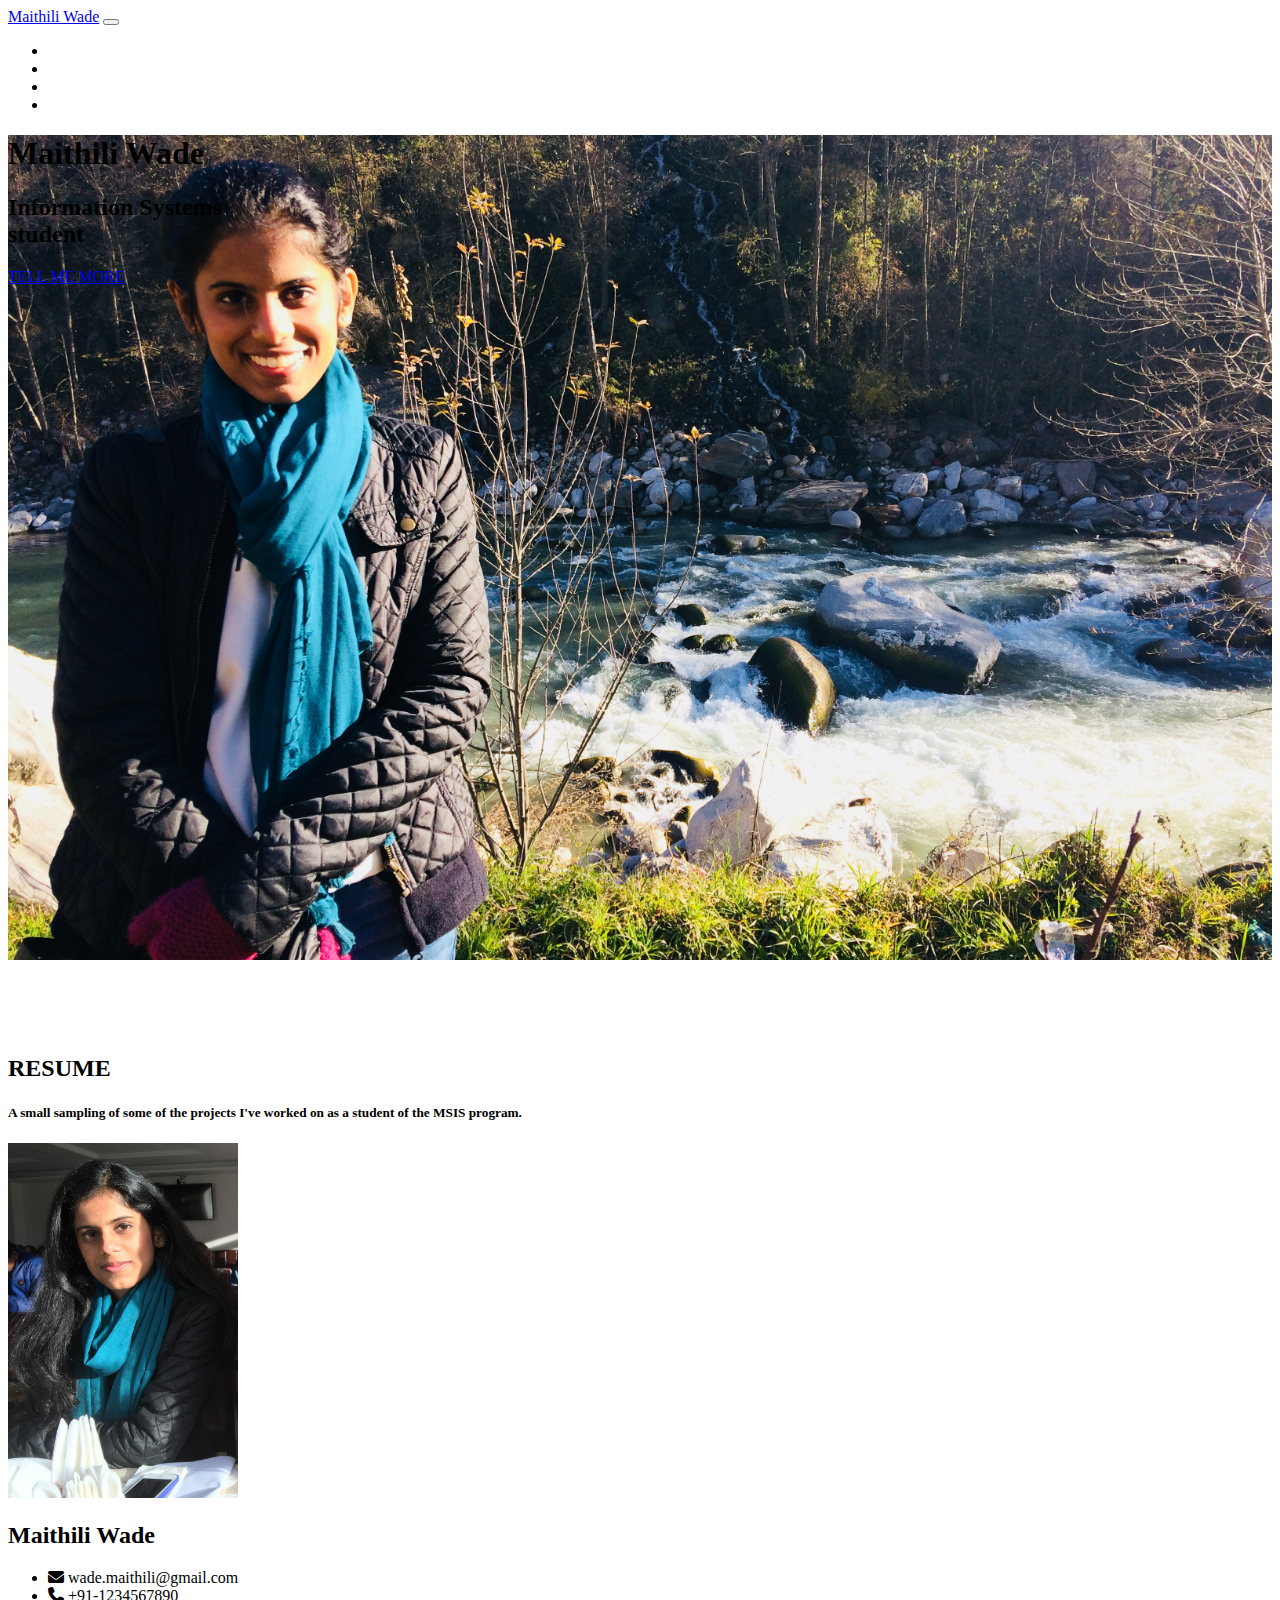
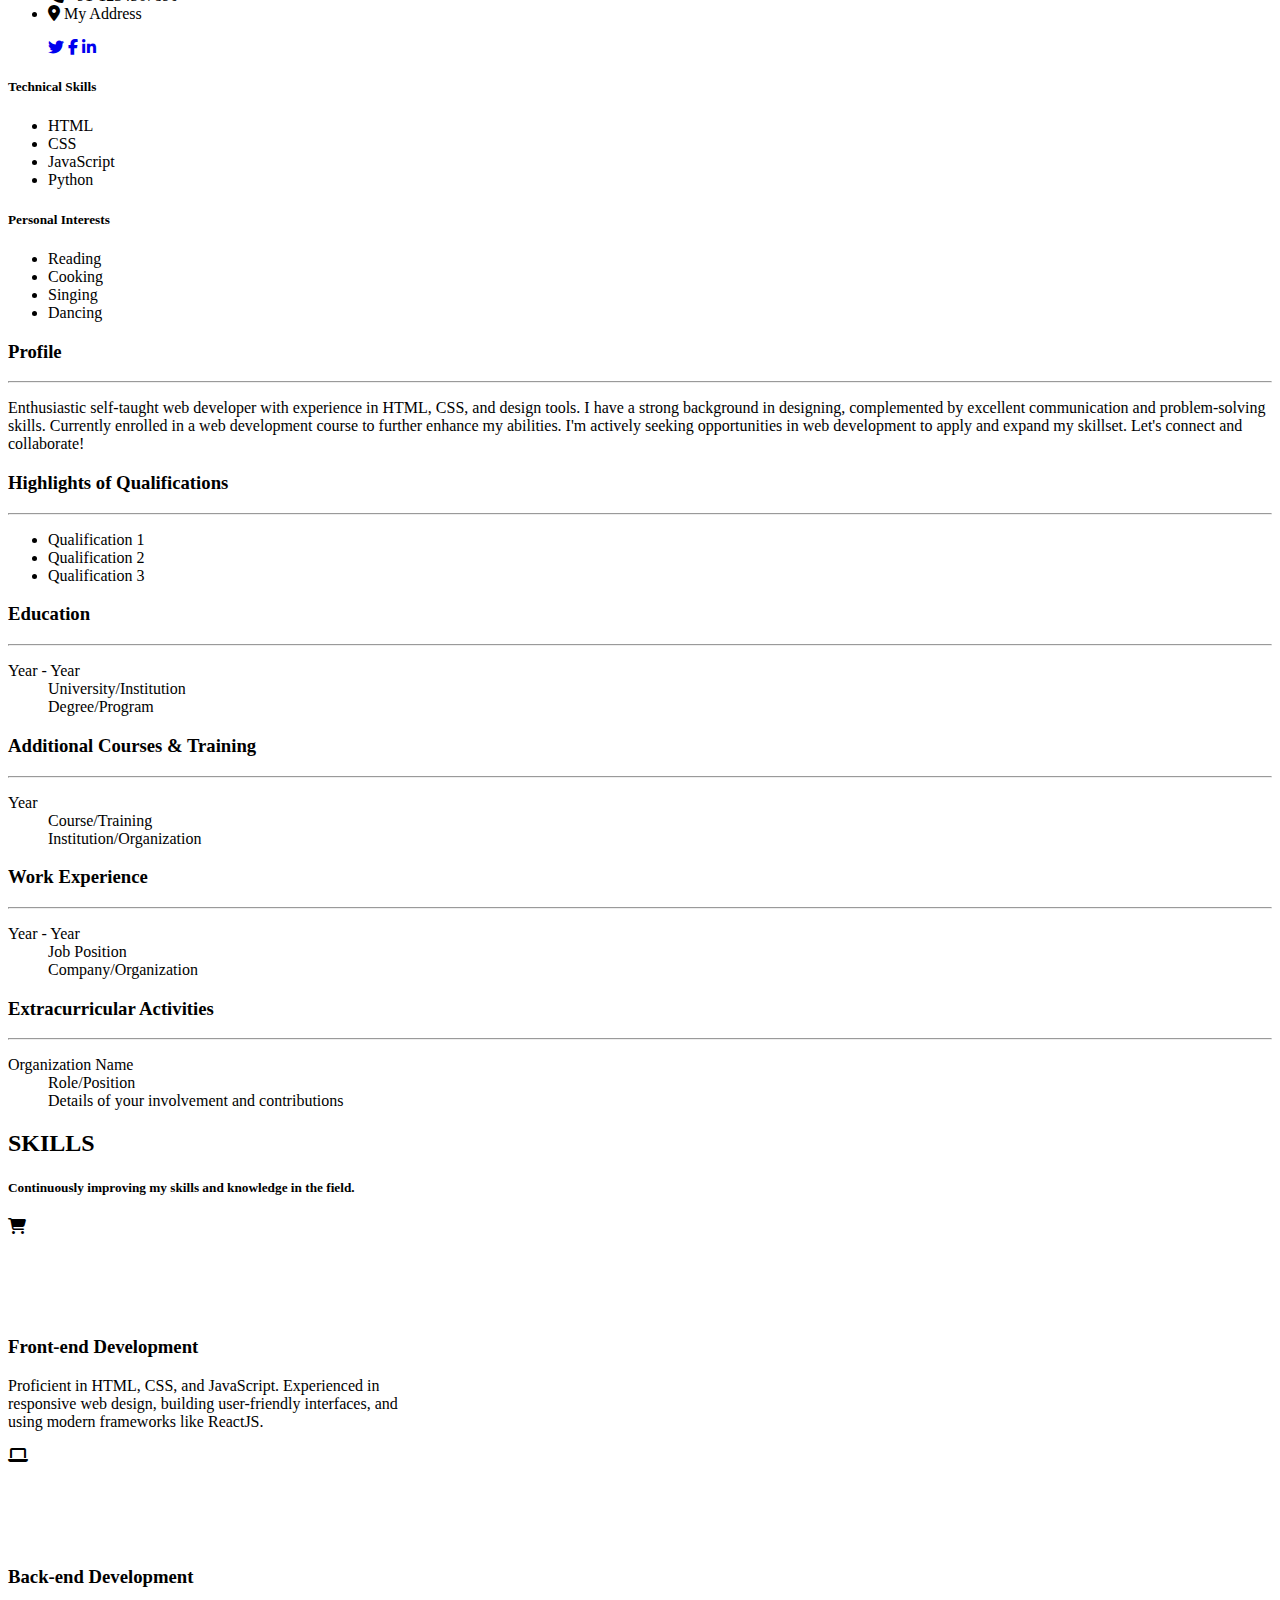
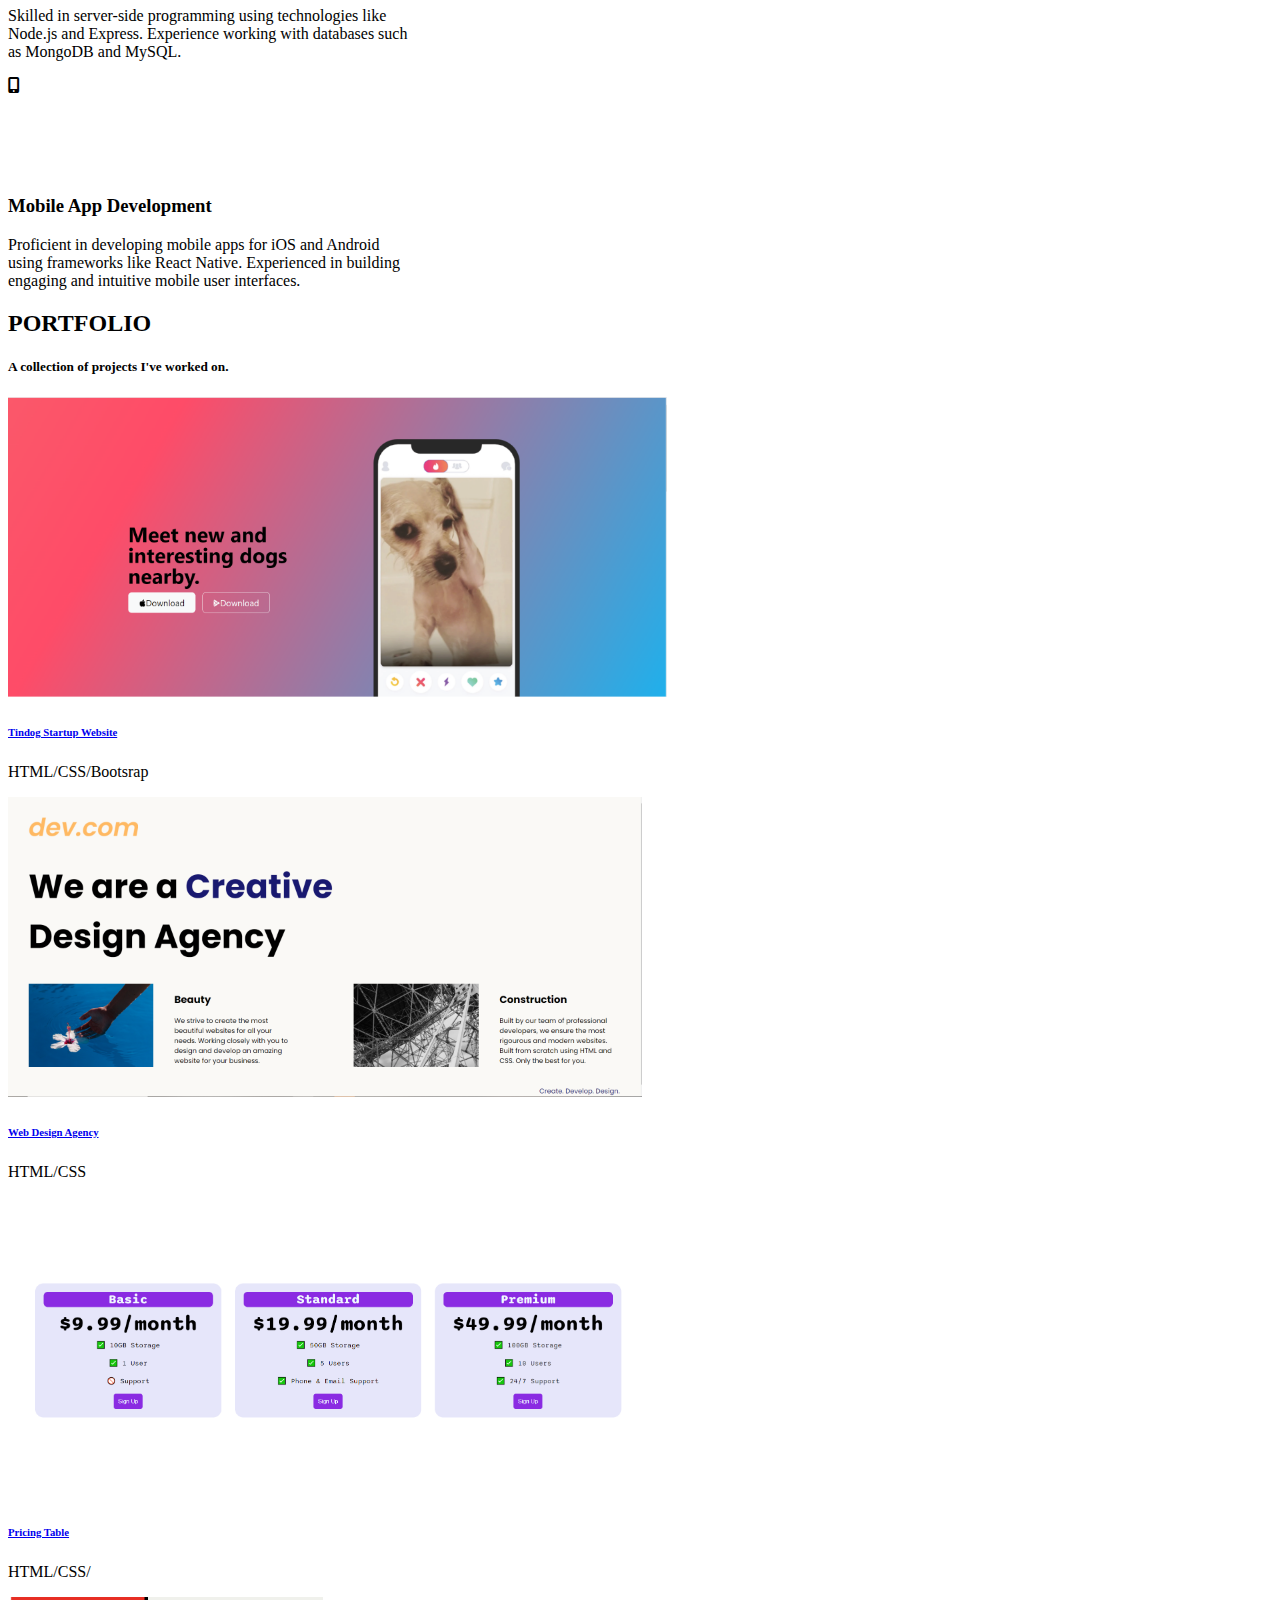
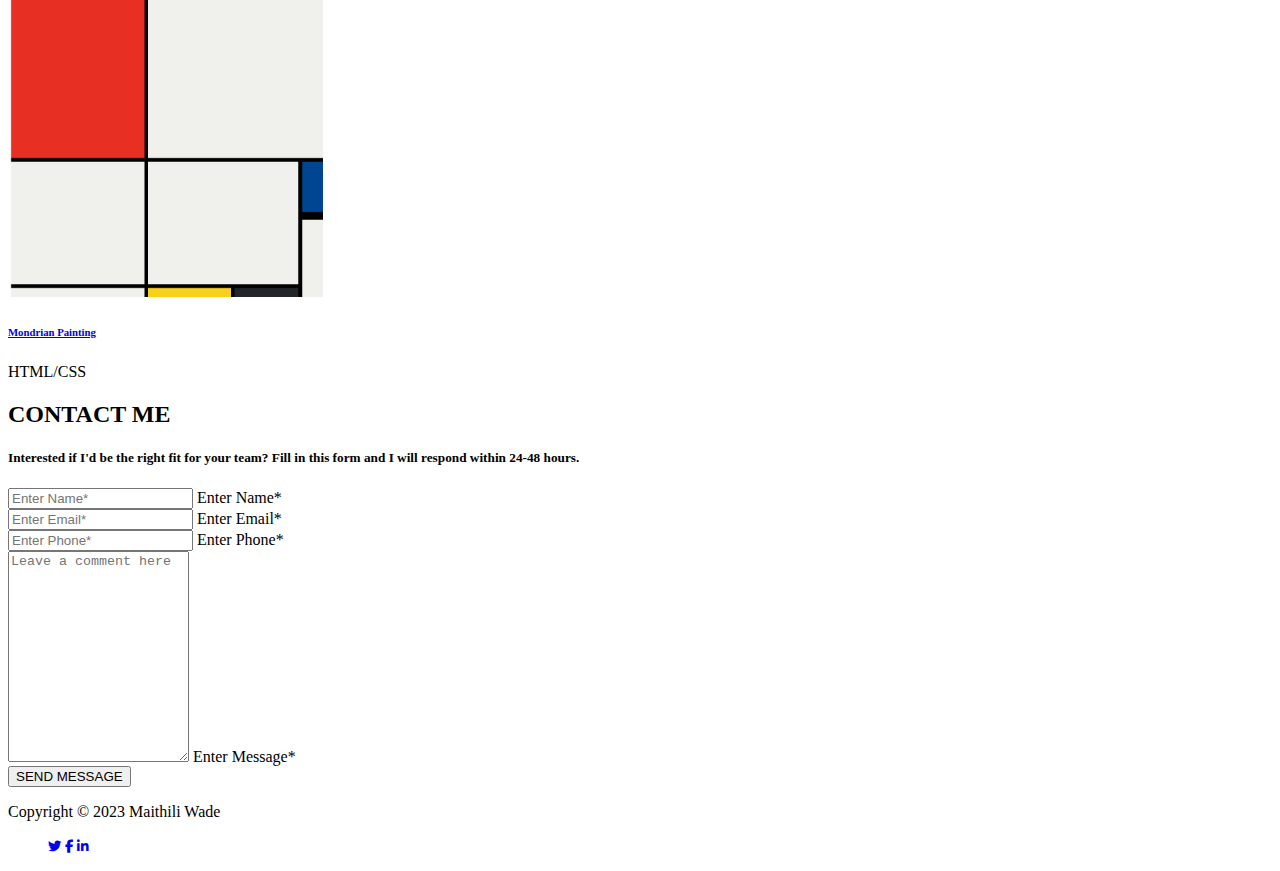
<file: index.html>
<!DOCTYPE html>
<html lang="en">

<head>
  <meta charset="UTF-8">
  <meta name="viewport" content="width=device-width, initial-scale=1.0">
  <title>Maithili Wade</title>
  <link rel="stylesheet" href="./style.css" />
  <link href="https://cdn.jsdelivr.net/npm/bootstrap@5.3.0/dist/css/bootstrap.min.css" rel="stylesheet" integrity="sha384-9ndCyUaIbzAi2FUVXJi0CjmCapSmO7SnpJef0486qhLnuZ2cdeRhO02iuK6FUUVM" crossorigin="anonymous">
  <link rel="stylesheet" href="https://cdnjs.cloudflare.com/ajax/libs/font-awesome/6.3.0/css/all.min.css" />
</head>

<body> 
  <header class="bg-dark fixed-top">
    <nav class="container-xxl navbar navbar-expand-lg py-3 bg-dark navbar-dark">
      <div class="container-fluid">
        <a class="navbar-brand fw-bold fs-3" href="#">Maithili Wade</a>
        <button class="navbar-toggler" type="button" data-bs-toggle="collapse" data-bs-target="#navbarSupportedContent" aria-controls="navbarSupportedContent" aria-expanded="false" aria-label="Toggle navigation">
        <span class="navbar-toggler-icon"></span>
        </button>
        <div class="collapse navbar-collapse" id="navbarSupportedContent">
          <ul class="navbar-nav ms-auto mb-2 mb-lg-0">
            <li class="nav-item mx-2">
              <a class="nav-link" href="#resume">RESUME</a>
            </li>
            <li class="nav-item mx-2">
              <a class="nav-link" href="#skills">SKILLS</a>
            </li>
            <li class="nav-item mx-2">
              <a class="nav-link" href="#portfolio">PORTFOLIO</a>
            </li>
            <li class="nav-item mx-2">
              <a class="nav-link" href="#contact">CONTACT</a>
            </li>
        </div>
      </div>
    </div>
  </header> 

  <section class="hero d-flex flex-column align-items-center justify-content-center">
    <div class="text-center">
      <h1 class="h1 text-white fw-medium fst-italic">Maithili Wade</h1>
      <h2 class="display-3 text-white fw-bold">Information Systems <br /> student</h2>
      <a href="#skills" class="btn btn-lg fs-6 fw-medium mt-5 btn-primary p-3">TELL ME MORE</a>
    </div>
  </section>

  <section class="container py-5" id="resume">
    <div class="row mt-4 py-3">
      <div class="col-12 d-flex flex-column text-center">
        <h2>RESUME</h2>
        <h5 class="text-secondary fw-normal py-2 fst-italic">A small sampling of some of the projects I've worked on as a student of the MSIS program.</h5>
      </div>
    </div>
    <div class="row">
      <div class="col-lg-4 mt-5 order-lg-0 order-1 text-center">
        <img class="img-fluid rounded-circle border border-5 border-dark-subtle" src="./images/PP.jpg" alt="profile-img">
        <h2 class="mt-3">Maithili Wade</h2>
        <ul class="list-unstyled contact-info">
          <li><i class="fas fa-envelope me-2"></i> wade.maithili@gmail.com</li>
          <li><i class="fas fa-phone me-2"></i> +91-1234567890</li>
          <li><i class="fas fa-map-marker-alt me-2"></i> My Address</li>
        </ul>
        <ul class="social-icons my-5 d-flex justify-content-center">
          <a href="#" class="bg-primary mx-2 text-white d-flex align-items-center justify-content-center text-decoration-none rounded-circle"><i class="fa-brands fa-twitter"></i></a>
          <a href="#" class="bg-primary mx-2 text-white d-flex align-items-center justify-content-center text-decoration-none rounded-circle"><i class="fa-brands fa-facebook-f"></i></a>
          <a href="#" class="bg-primary mx-2 text-white d-flex align-items-center justify-content-center text-decoration-none rounded-circle"><i class="fa-brands fa-linkedin-in"></i></a>
        </ul>
        <h5>Technical Skills</h5>
        <ul class="list-unstyled">
          <li>HTML</li>
          <li>CSS</li>
          <li>JavaScript</li>
          <li>Python</li>
          <!-- Add or remove skills as needed -->
        </ul>
        <h5>Personal Interests</h5>
        <ul class="list-unstyled">
          <li>Reading</li>
          <li>Cooking</li>
          <li>Singing</li>
          <li>Dancing</li>
          <!-- Add or remove interests as needed -->
        </ul>
      </div>
      <div class="col-lg-7 order-lg-1 order-0 mt-5 text-start">
        <h3>Profile</h3>
        <hr>
        <p>Enthusiastic self-taught web developer with experience in HTML, CSS, and design tools. I have a strong background in designing, complemented by excellent communication and problem-solving skills. Currently enrolled in a web development course to further enhance my abilities. I'm actively seeking opportunities in web development to apply and expand my skillset. Let's connect and collaborate!</p>
        <h3>Highlights of Qualifications</h3>
        <hr>
        <ul>
          <li>Qualification 1</li>
          <li>Qualification 2</li>
          <li>Qualification 3</li>
          <!-- Add or remove qualifications as needed -->
        </ul>
        <h3>Education</h3>
        <hr>
        <dl>
          <dt>Year - Year</dt>
          <dd>University/Institution</dd>
          <dd>Degree/Program</dd>
        </dl>
        <h3>Additional Courses & Training</h3>
        <hr>
        <dl>
          <dt>Year</dt>
          <dd>Course/Training</dd>
          <dd>Institution/Organization</dd>
        </dl>
        <h3>Work Experience</h3>
        <hr>
        <dl>
          <dt>Year - Year</dt>
          <dd>Job Position</dd>
          <dd>Company/Organization</dd>
          <!-- Add or remove work experience entries as needed -->
        </dl>
        <h3>Extracurricular Activities</h3>
        <hr>
        <dl>
          <dt>Organization Name</dt>
          <dd>Role/Position</dd>
          <dd>Details of your involvement and contributions</dd>
        </dl>
      </div>
    </div>      
  </section>

  <section class="container py-5" id="skills">
    <div class="row mt-4 py-3">
      <div class="col-12 d-flex flex-column text-center justify-content-center">
        <h2>SKILLS</h2>
        <h5 class="text-secondary fw-normal py-2 fst-italic">Continuously improving my skills and knowledge in the field.</h5>
      </div>
    </div>
    <div class="row d-flex justify-content-between mx-0">
      <div class="card mt-5 d-flex flex-column align-items-center text-center bg-white p-4" style="width: 25rem">
        <i class="text-white bg-primary d-flex align-items-center justify-content-center fs-2 rounded-circle fa-solid fa-cart-shopping"></i>
        <h3 class="mt-4 h4">Front-end Development</h3>
        <p class="text-center">Proficient in HTML, CSS, and JavaScript. Experienced in responsive web design, building user-friendly interfaces, and using modern frameworks like ReactJS.</p>
      </div>
      <div class="card mt-5 d-flex flex-column align-items-center text-center bg-white p-4" style="width: 25rem">
        <i class="text-white bg-primary d-flex align-items-center justify-content-center fs-2 rounded-circle fa-solid fa-laptop"></i>
        <h3 class="mt-4 h4">Back-end Development</h3>
        <p class="text-center">Skilled in server-side programming using technologies like Node.js and Express. Experience working with databases such as MongoDB and MySQL.</p>
      </div>
      <div class="card mt-5 d-flex flex-column align-items-center text-center bg-white p-4" style="width: 25rem">
        <i class="text-white bg-primary d-flex align-items-center justify-content-center fs-2 rounded-circle fa-solid fa-mobile-screen-button"></i>
        <h3 class="mt-4 h4">Mobile App Development</h3>
        <p class="text-center">Proficient in developing mobile apps for iOS and Android using frameworks like React Native. Experienced in building engaging and intuitive mobile user interfaces.</p>
      </div>
    </div>
  </section>

  <section class="container py-5" id="portfolio">
    <div class="row mt-4 py-3">
      <div class="col-12 d-flex flex-column text-center justify-content-center">
        <h2>PORTFOLIO</h2>
        <h5 class="text-secondary fw-normal py-2 fst-italic">A collection of projects I've worked on.</h5>
      </div>
      <div class="row mt-5 mx-0 justify-content-center align-items-center">
        <div class="col-lg-3 px-md-3 px-0 col-md-4 col-12 card-wrapper">
          <div class="card mt-4">
            <img src="./public/11.3 TinDog Project/tindog.png" class="img-fluid" alt="portfolio-img">
            <div class="card-body text-center">
              <h6 class="card-title"><a href="./public/11.3 TinDog Project/index.html">Tindog Startup Website</a></h6>
              <p class="card-text text-secondary">HTML/CSS/Bootsrap</p>
            </div>
          </div>
        </div>
        <div class="col-lg-3 px-md-3 px-0 col-md-4 card-wrapper">
          <div class="card mt-4">
            <img src="./public/8.4 Web Design Agency Project/1.PNG" class="img-fluid" alt="portfolio-img">
            <div class="card-body text-center">
              <h6 class="card-title"><a href="./public/8.4 Web Design Agency Project/index.html">Web Design Agency</a></h6>
              <p class="card-text text-secondary">HTML/CSS</p>
            </div>
          </div>
        </div>
        <div class="col-lg-3 px-md-3 px-0 col-md-4 card-wrapper">
          <div class="card mt-4">
            <img src="./public/9.4 Flexbox Pricing Table Project/1.PNG" class="img-fluid" alt="portfolio-img">
            <div class="card-body text-center">
              <h6 class="card-title"><a href="./public/9.4 Flexbox Pricing Table Project/index.html">Pricing Table</a></h6>
              <p class="card-text text-secondary">HTML/CSS/</p>
            </div>
          </div>
        </div>
        <div class="col-lg-3 px-md-3 px-0 col-md-4 card-wrapper">
          <div class="card mt-4">
            <img src="./public/10.3 Mondrian Project/1.PNG" class="img-fluid" alt="portfolio-img">
            <div class="card-body text-center">
              <h6 class="card-title"><a href="./public/10.3 Mondrian Project/index.html">Mondrian Painting</a></h6>
              <p class="card-text text-secondary">HTML/CSS</p>
            </div>
          </div>
        </div>
      </div>
    </div>      
  </section>

  <section class="py-5" id="contact">
    <div class="container-xxl py-5">
      <div class="col-12 d-flex flex-column text-center justify-content-center">
        <h2 class="text-white">CONTACT ME</h2>
        <h5 class="text-white fw-normal py-2 fst-italic">Interested if I'd be the right fit for your team? Fill in this form and I will respond within 24-48 hours.</h5>
      </div>
      <div class="row pt-4 mt-5">
        <div class="col-12">
          <form action="#" method="POST">
            <div class="row d-flex justify-content-center">
              <div class="col-lg-6">
                <div class="form-floating mb-3">
                  <input type="text" class="form-control" id="floatingInput" placeholder="Enter Name*" required>
                  <label for="floatingInput">Enter Name*</label>
                </div>
                <div class="form-floating mb-3">
                  <input type="email" class="form-control" id="floatingEmail" placeholder="Enter Email*" required>
                  <label for="floatingEmail">Enter Email*</label>
                </div>
                <div class="form-floating mb-3">
                  <input type="number" class="form-control" id="floatingPassword" placeholder="Enter Phone*" required>
                  <label for="floatingPassword">Enter Phone*</label>
                </div>
              </div>
              <div class="form-floating col-lg-6">
                <textarea class="form-control" placeholder="Leave a comment here" id="floatingMessage" style="height: 205px" required></textarea>
                <label for="floatingMessage" class="px-4">Enter Message*</label>
              </div>
              <div class="col-12 mt-5 d-flex justify-content-center">
                <button class="btn btn-lg btn-outline-light">SEND MESSAGE</button>
              </div>
            </div>

          </form>
        </div>
      </div>
     </div>
   </section>

   <footer>
    <div class="container-xxl flex-wrap pt-3 d-flex align-items-center justify-content-center justify-content-md-between">
      <p>Copyright © 2023 Maithili Wade</p>
      <ul class="social-icons d-flex">
        <a href="#" class="bg-primary mx-2 text-white d-flex align-items-center justify-content-center text-decoration-none rounded-circle"><small><i class="fa-brands fa-twitter"></i></small></a>
        <a href="#" class="bg-primary mx-2 text-white d-flex align-items-center justify-content-center text-decoration-none rounded-circle"><small><i class="fa-brands fa-facebook-f"></i></small></a>
        <a href="#" class="bg-primary mx-2 text-white d-flex align-items-center justify-content-center text-decoration-none rounded-circle"><small><i class="fa-brands fa-linkedin-in"></i></small></a>
      </ul>
    </div>
   </footer>

   <script src="https://cdn.jsdelivr.net/npm/bootstrap@5.3.0-alpha1/dist/js/bootstrap.bundle.min.js" integrity="sha384-w76AqPfDkMBDXo30jS1Sgez6pr3x5MlQ1ZAGC+nuZB+EYdgRZgiwxhTBTkF7CXvN" crossorigin="anonymous"></script>
</body>
</html>
</file>
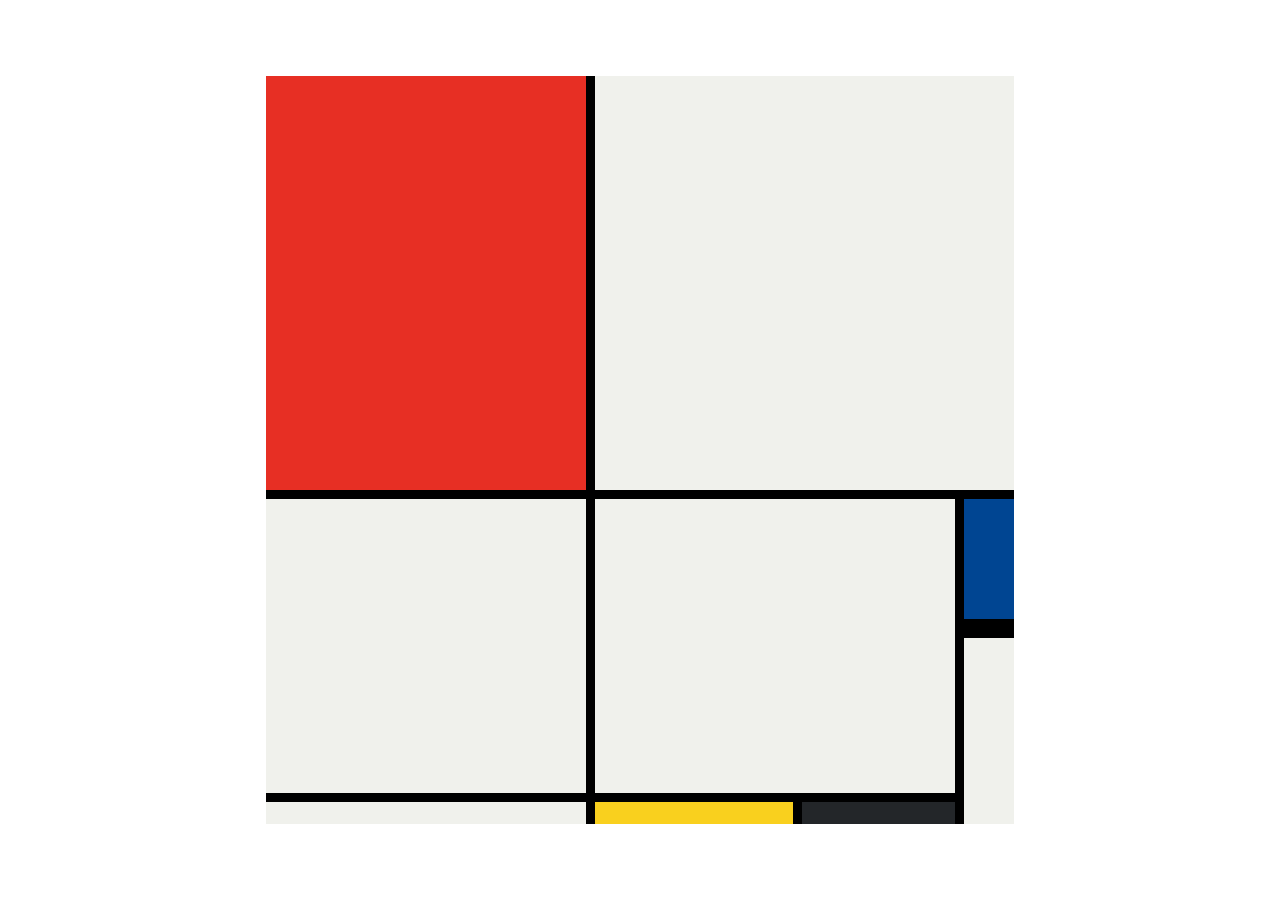
<file: public/10.3 Mondrian Project/index.html>
<!DOCTYPE html>
<html lang="en">

<head>
  <meta charset="UTF-8">
  <meta name="viewport" content="width=device-width, initial-scale=1.0">
  <title>Mondrian Project</title>
  <style>
    /* 
    Write your CSS here 
    Gap Colour: #000
    White: #F0F1EC
    Red: #E72F24
    Black: #232629
    Blue: #004592
    Yellow: #F9D01E

    For dimensions, see dimensions.png image.
    HINT: Remember you can't change the properties of grid lines.
    But grid lines are transparent!
    */
    body{
      display: flex;
      justify-content: center;
      align-items: center;
      height: 100vh;
      margin: 0;
      padding: 0;
    }

    .container {
      width: 748px;
      height: 748px;
      display: grid;
      background-color: #000;
      grid-template-columns: 320px 198px 153px 50px;
      grid-template-rows: 414px 130px 155px 22px;
      gap: 9px;
    }

    .item { 
      background-color: #F0F1EC;
    }

    .red {
      background-color:#E72F24;
    }

    .white1{
      grid-column: span 3;
    }

    .white2{
      grid-row: span 2;
    }

    .white3{
      grid-area: 2/2/4/4;
    }
    
    .blue {
      background-color:#004592;
      border-bottom:10px solid #000;
    }

    .white4 {
      grid-row: span 2;
    }

    .yellow {
      background-color: #F9D01E;
    }

    .black {
      background-color:#232629;
    }
    
  </style>
</head>

<body>
  <!-- Write your HTML here -->
  <div class="container">
    <div class="item red"></div>
    <div class="item white1"></div>
    <div class="item white2"></div>
    <div class="item white3"></div>

    <div class="item blue"></div>
    <div class="item white4"></div>

    <div class="item"></div>
    <div class="item yellow"></div>
    <div class="item black"></div>
  </div>
</body>

</html>
</file>
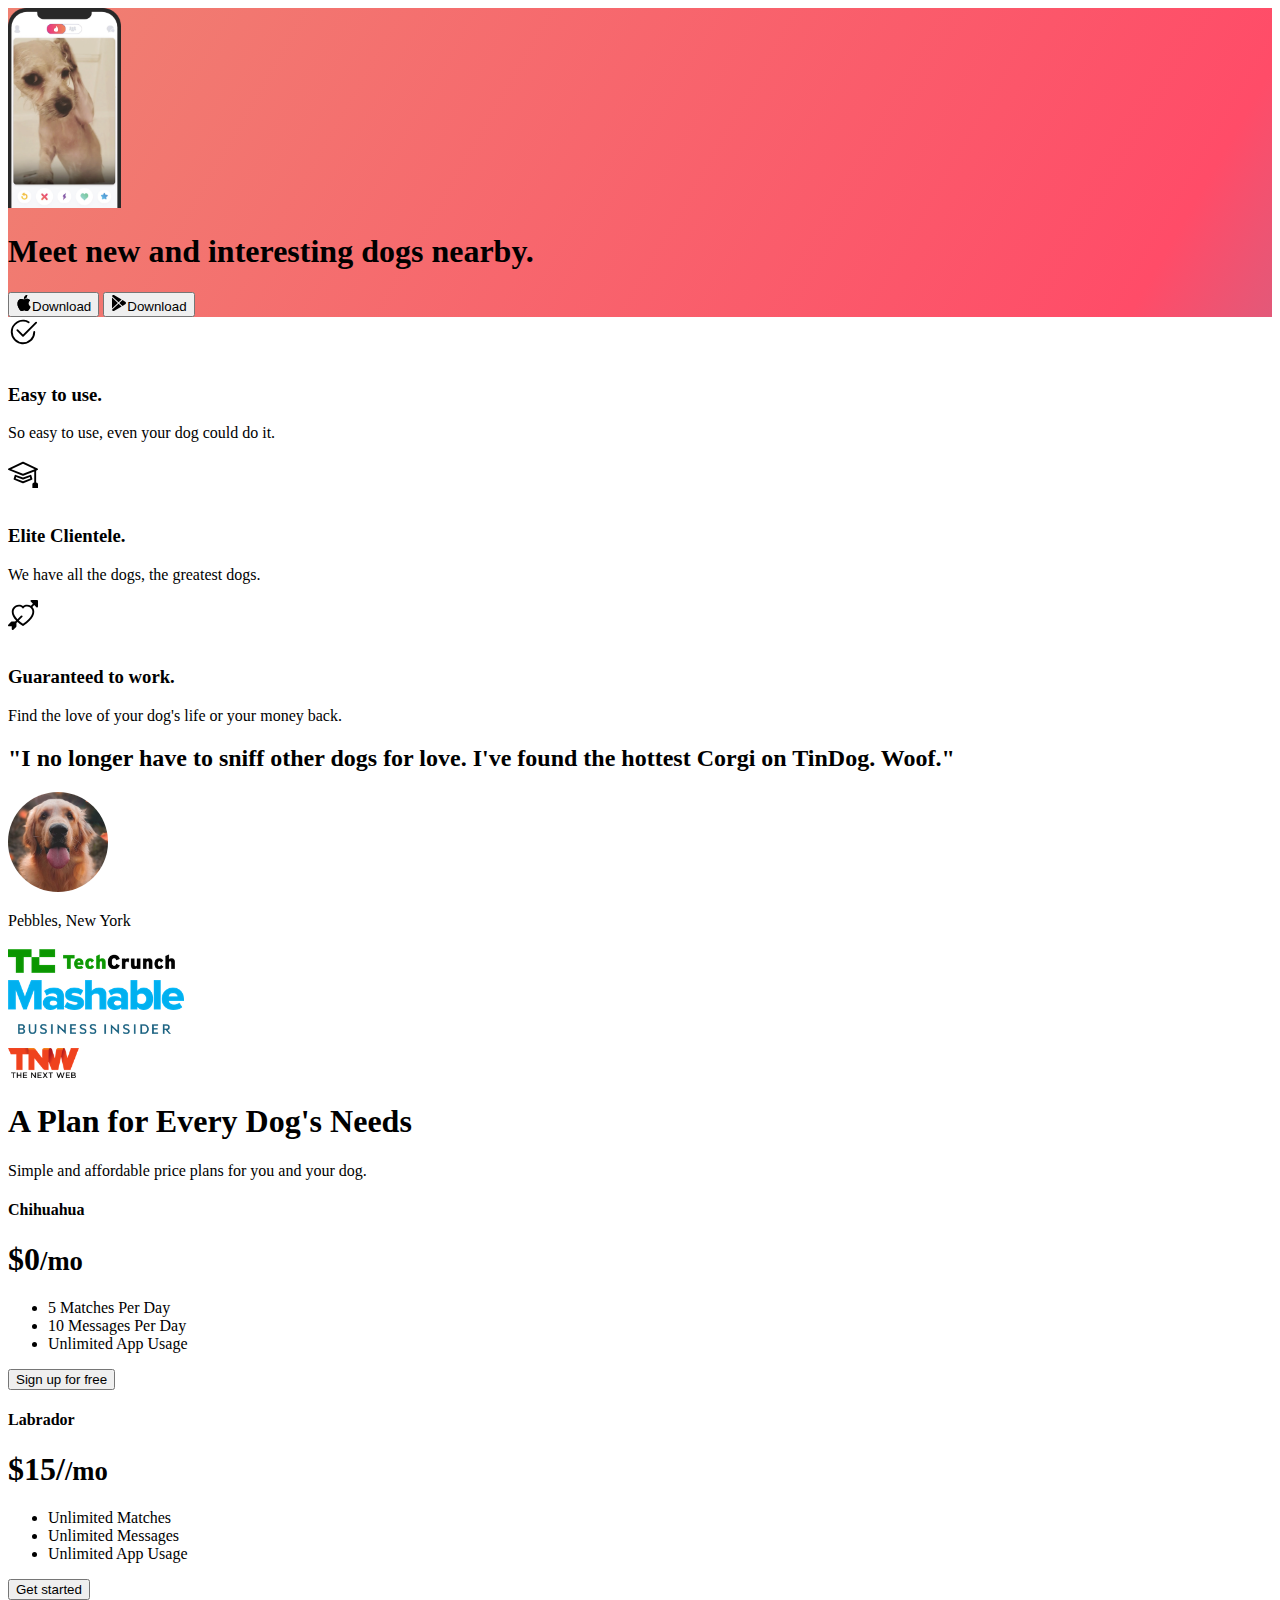
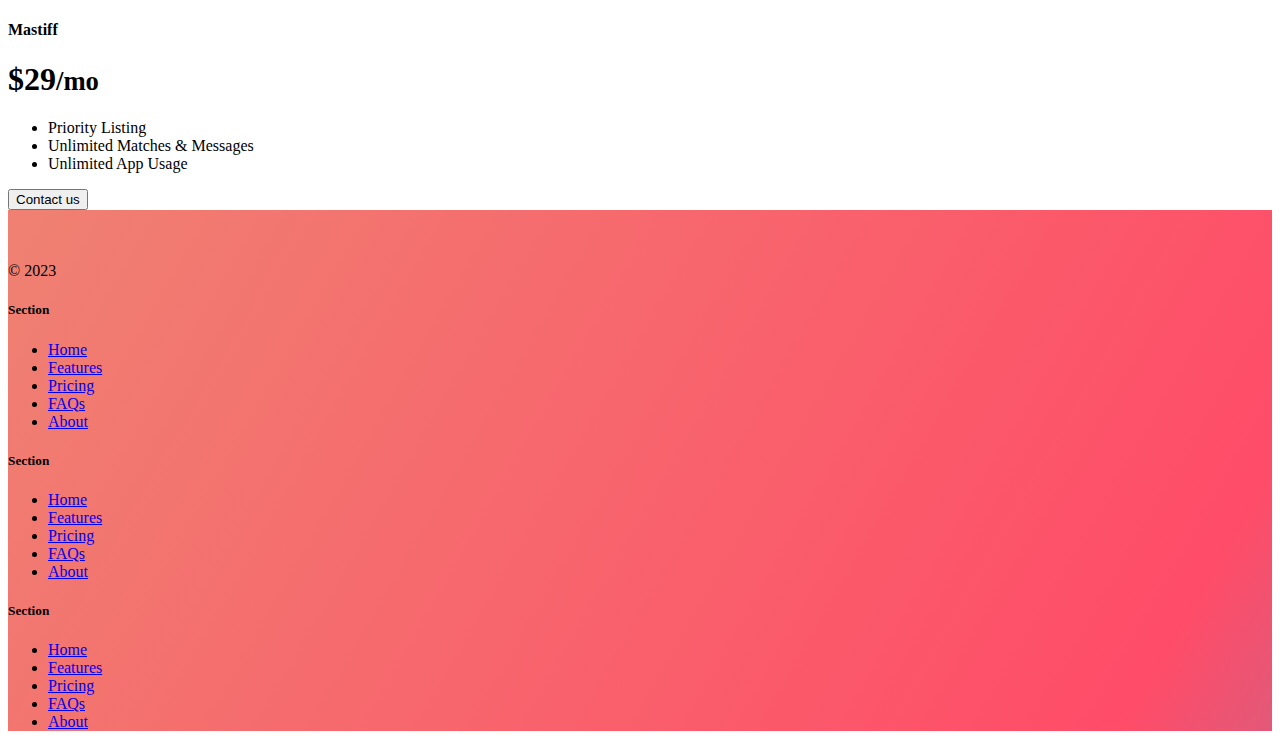
<file: public/11.3 TinDog Project/index.html>
<!DOCTYPE html>
<html lang="en">

<head>
  <meta charset="UTF-8">
  <meta name="viewport" content="width=device-width, initial-scale=1.0">
  <title>TinDog</title>
  <link href="https://cdn.jsdelivr.net/npm/bootstrap@5.3.0-alpha3/dist/css/bootstrap.min.css" rel="stylesheet"
    integrity="sha384-KK94CHFLLe+nY2dmCWGMq91rCGa5gtU4mk92HdvYe+M/SXH301p5ILy+dN9+nJOZ" crossorigin="anonymous">
  <link rel="stylesheet" href="./css/style.css">
</head>

<body>

  <!-- Title -->
  <section id="title" class="gradient-background">

    <div class="container col-xxl-8 px-4 pt-5">
      <div class="row flex-lg-row-reverse align-items-center g-5 pt-5">
        <div class="col-10 col-sm-8 col-lg-6">
          <img src="./images/iphone.png" class="d-block mx-lg-auto img-fluid" alt="iphone-image" height="200" loading="lazy">
        </div>
        <div class="col-lg-6">
          <h1 class="display-5 fw-bold text-body-emphasis lh-1 mb-3">Meet new and interesting dogs nearby.</h1>
          <div class="d-grid gap-2 d-md-flex justify-content-md-start">
            <button type="button" class="btn btn-light btn-lg px-4 me-md-2"><svg xmlns="http://www.w3.org/2000/svg" width="16" height="16" fill="currentColor"
              class="bi bi-apple mb-1" viewBox="0 0 16 16">
              <path
                d="M11.182.008C11.148-.03 9.923.023 8.857 1.18c-1.066 1.156-.902 2.482-.878 2.516.024.034 1.52.087 2.475-1.258.955-1.345.762-2.391.728-2.43Zm3.314 11.733c-.048-.096-2.325-1.234-2.113-3.422.212-2.189 1.675-2.789 1.698-2.854.023-.065-.597-.79-1.254-1.157a3.692 3.692 0 0 0-1.563-.434c-.108-.003-.483-.095-1.254.116-.508.139-1.653.589-1.968.607-.316.018-1.256-.522-2.267-.665-.647-.125-1.333.131-1.824.328-.49.196-1.422.754-2.074 2.237-.652 1.482-.311 3.83-.067 4.56.244.729.625 1.924 1.273 2.796.576.984 1.34 1.667 1.659 1.899.319.232 1.219.386 1.843.067.502-.308 1.408-.485 1.766-.472.357.013 1.061.154 1.782.539.571.197 1.111.115 1.652-.105.541-.221 1.324-1.059 2.238-2.758.347-.79.505-1.217.473-1.282Z" />
              <path
                d="M11.182.008C11.148-.03 9.923.023 8.857 1.18c-1.066 1.156-.902 2.482-.878 2.516.024.034 1.52.087 2.475-1.258.955-1.345.762-2.391.728-2.43Zm3.314 11.733c-.048-.096-2.325-1.234-2.113-3.422.212-2.189 1.675-2.789 1.698-2.854.023-.065-.597-.79-1.254-1.157a3.692 3.692 0 0 0-1.563-.434c-.108-.003-.483-.095-1.254.116-.508.139-1.653.589-1.968.607-.316.018-1.256-.522-2.267-.665-.647-.125-1.333.131-1.824.328-.49.196-1.422.754-2.074 2.237-.652 1.482-.311 3.83-.067 4.56.244.729.625 1.924 1.273 2.796.576.984 1.34 1.667 1.659 1.899.319.232 1.219.386 1.843.067.502-.308 1.408-.485 1.766-.472.357.013 1.061.154 1.782.539.571.197 1.111.115 1.652-.105.541-.221 1.324-1.059 2.238-2.758.347-.79.505-1.217.473-1.282Z" />
              </svg>Download</button>
            <button type="button" class="btn btn-outline-light btn-lg px-4"><svg xmlns="http://www.w3.org/2000/svg" width="16" height="16" fill="currentColor"
              class="bi bi-google-play mb-1" viewBox="0 0 16 16">
              <path
                d="M14.222 9.374c1.037-.61 1.037-2.137 0-2.748L11.528 5.04 8.32 8l3.207 2.96 2.694-1.586Zm-3.595 2.116L7.583 8.68 1.03 14.73c.201 1.029 1.36 1.61 2.303 1.055l7.294-4.295ZM1 13.396V2.603L6.846 8 1 13.396ZM1.03 1.27l6.553 6.05 3.044-2.81L3.333.215C2.39-.341 1.231.24 1.03 1.27Z" />
            </svg>Download</button>
          </div>
        </div>
      </div>
    </div>
  </section>

  <!-- Features -->
  <section id="features">
    <div class="container mt-5">
        <div class="row g-4 py-5 row-cols-1 row-cols-lg-3">
          <div class="col d-flex align-items-start">
            <div class="icon-square text-body-emphasis bg-body-secondary d-inline-flex align-items-center justify-content-center fs-4 flex-shrink-0 me-3">
              <svg xmlns="http://www.w3.org/2000/svg" height="30" fill="currentColor" class="bi bi-check2-circle"
              viewBox="0 0 16 16">
              <path
                d="M2.5 8a5.5 5.5 0 0 1 8.25-4.764.5.5 0 0 0 .5-.866A6.5 6.5 0 1 0 14.5 8a.5.5 0 0 0-1 0 5.5 5.5 0 1 1-11 0z" />
              <path
                d="M15.354 3.354a.5.5 0 0 0-.708-.708L8 9.293 5.354 6.646a.5.5 0 1 0-.708.708l3 3a.5.5 0 0 0 .708 0l7-7z" />
              </svg>
            </div>
            <div>
              <h3 class="fs-2">Easy to use.</h3>
              <p>So easy to use, even your dog could do it.</p>
            </div>
          </div>
          <div class="col d-flex align-items-start">
            <div class="icon-square text-body-emphasis bg-body-secondary d-inline-flex align-items-center justify-content-center fs-4 flex-shrink-0 me-3">
              <svg xmlns="http://www.w3.org/2000/svg" height="30" fill="currentColor" class="bi bi-mortarboard" viewBox="0 0 16 16">
                <path d="M8.211 2.047a.5.5 0 0 0-.422 0l-7.5 3.5a.5.5 0 0 0 .025.917l7.5 3a.5.5 0 0 0 .372 0L14 7.14V13a1 1 0 0 0-1 1v2h3v-2a1 1 0 0 0-1-1V6.739l.686-.275a.5.5 0 0 0 .025-.917l-7.5-3.5ZM8 8.46 1.758 5.965 8 3.052l6.242 2.913L8 8.46Z"/>
                <path d="M4.176 9.032a.5.5 0 0 0-.656.327l-.5 1.7a.5.5 0 0 0 .294.605l4.5 1.8a.5.5 0 0 0 .372 0l4.5-1.8a.5.5 0 0 0 .294-.605l-.5-1.7a.5.5 0 0 0-.656-.327L8 10.466 4.176 9.032Zm-.068 1.873.22-.748 3.496 1.311a.5.5 0 0 0 .352 0l3.496-1.311.22.748L8 12.46l-3.892-1.556Z"/>
                </svg>
            </div>
            <div>
              <h3 class="fs-2">Elite Clientele.</h3>
              <p>We have all the dogs, the greatest dogs.</p>
            </div>
          </div>
          <div class="col d-flex align-items-start">
            <div class="icon-square text-body-emphasis bg-body-secondary d-inline-flex align-items-center justify-content-center fs-4 flex-shrink-0 me-3">
              <svg xmlns="http://www.w3.org/2000/svg" height="30" fill="currentColor" class="bi bi-arrow-through-heart"
              viewBox="0 0 16 16">
              <path fill-rule="evenodd"
                d="M2.854 15.854A.5.5 0 0 1 2 15.5V14H.5a.5.5 0 0 1-.354-.854l1.5-1.5A.5.5 0 0 1 2 11.5h1.793l.53-.53c-.771-.802-1.328-1.58-1.704-2.32-.798-1.575-.775-2.996-.213-4.092C3.426 2.565 6.18 1.809 8 3.233c1.25-.98 2.944-.928 4.212-.152L13.292 2 12.147.854A.5.5 0 0 1 12.5 0h3a.5.5 0 0 1 .5.5v3a.5.5 0 0 1-.854.354L14 2.707l-1.006 1.006c.236.248.44.531.6.845.562 1.096.585 2.517-.213 4.092-.793 1.563-2.395 3.288-5.105 5.08L8 13.912l-.276-.182a21.86 21.86 0 0 1-2.685-2.062l-.539.54V14a.5.5 0 0 1-.146.354l-1.5 1.5Zm2.893-4.894A20.419 20.419 0 0 0 8 12.71c2.456-1.666 3.827-3.207 4.489-4.512.679-1.34.607-2.42.215-3.185-.817-1.595-3.087-2.054-4.346-.761L8 4.62l-.358-.368c-1.259-1.293-3.53-.834-4.346.761-.392.766-.464 1.845.215 3.185.323.636.815 1.33 1.519 2.065l1.866-1.867a.5.5 0 1 1 .708.708L5.747 10.96Z" />
              </svg>
            </div>
            <div>
              <h3 class="fs-2">Guaranteed to work.</h3>
              <p>Find the love of your dog's life or your money back.</p>
            </div>
          </div>
        </div>
      </div>
    </div>
    
  </section>
  <!-- Testimonial -->
  <section id="testimonial">
    <div class="my-5">
      <div class="p-5 text-center bg-body-tertiary">
        <div class="container py-5">
          <h2 class="text-body-emphasis">"I no longer have to sniff other dogs for love. I've found the hottest Corgi on TinDog. Woof."</h2>
          <img class="profile-img mt-5" src="./images/dog-img.jpg" alt="dog-image">
          <p class="col-lg-8 mx-auto lead mt-2">
            Pebbles, New York
          </p>
        </div>

        <div class="container">
          <div class="row">
            <div class="col-lg-3 col-sm-12">
              <img src="./images/techcrunch.png" alt="techcrunch" height="30">
            </div>
            <div class="col-lg-3 col-sm-12">
              <img src="./images/mashable.png" alt="mashable" height="30">
            </div>
            <div class="col-lg-3 col-sm-12">
              <img src="./images/bizinsider.png" alt="bizinsider" height="30">
            </div>
            <div class="col-lg-3 col-sm-12">
              <img src="./images/tnw.png" alt="tnw" height="30">
            </div>
          </div>
        </div>
      </div>
    </div>
  </section>
  <!-- Pricing -->
  <section id="pricing">
    <div class="container py-3">
      <div class="pricing-header p-3 pb-md-4 mx-auto text-center">
        <h1 class="display-4 fw-normal">A Plan for Every Dog's Needs</h1>
        <p class="fs-5 text-body-secondary">Simple and affordable price plans for you and your dog.</p>
      </div>
      <div class="row row-cols-1 row-cols-md-3 mb-3 text-center">
        <div class="col">
          <div class="card mb-4 rounded-3 shadow-sm">
            <div class="card-header py-3">
              <h4 class="my-0 fw-normal">Chihuahua</h4>
            </div>
            <div class="card-body">
              <h1 class="card-title pricing-card-title">$0<small class="text-body-secondary fw-light">/mo</small></h1>
              <ul class="list-unstyled mt-3 mb-4">
                <li>5 Matches Per Day</li>
                <li>10 Messages Per Day</li>
                <li>Unlimited App Usage</li>
              </ul>
              <button type="button" class="w-100 btn btn-lg btn-outline-dark">Sign up for free</button>
            </div>
          </div>
        </div>
        <div class="col">
          <div class="card mb-4 rounded-3 shadow-sm">
            <div class="card-header py-3">
              <h4 class="my-0 fw-normal">Labrador</h4>
            </div>
            <div class="card-body">
              <h1 class="card-title pricing-card-title">$15/<small class="text-body-secondary fw-light">/mo</small></h1>
              <ul class="list-unstyled mt-3 mb-4">
                <li>Unlimited Matches</li>
                <li>Unlimited Messages</li>
                <li>Unlimited App Usage</li>
              </ul>
              <button type="button" class="w-100 btn btn-lg btn-dark">Get started</button>
            </div>
          </div>
        </div>
        <div class="col">
          <div class="card mb-4 rounded-3 shadow-sm border-dark">
            <div class="card-header py-3 text-bg-dark border-dark">
              <h4 class="my-0 fw-normal">Mastiff</h4>
            </div>
            <div class="card-body">
              <h1 class="card-title pricing-card-title">$29<small class="text-body-secondary fw-light">/mo</small></h1>
              <ul class="list-unstyled mt-3 mb-4">
                <li>Priority Listing</li>
                <li>Unlimited Matches & Messages</li>
                <li>Unlimited App Usage</li>
              </ul>
              <button type="button" class="w-100 btn btn-lg btn-dark">Contact us</button>
            </div>
          </div>
        </div>
      </div>
    </div>
  </section>
  <!-- Footer -->
  <section id="footer" class="gradient-background">
    <div class="container">
      <footer class="row row-cols-1 row-cols-sm-2 row-cols-md-5 py-5 my-5 border-top">
        <div class="col mb-3">
          <a href="/" class="d-flex align-items-center mb-3 link-body-emphasis text-decoration-none">
            <svg class="bi me-2" width="40" height="32"><use xlink:href="#bootstrap"></use></svg>
          </a>
          <p class="text-body-secondary">© 2023</p>
        </div>
    
        <div class="col mb-3">
    
        </div>
    
        <div class="col mb-3">
          <h5>Section</h5>
          <ul class="nav flex-column">
            <li class="nav-item mb-2"><a href="#" class="nav-link p-0 text-body-secondary">Home</a></li>
            <li class="nav-item mb-2"><a href="#" class="nav-link p-0 text-body-secondary">Features</a></li>
            <li class="nav-item mb-2"><a href="#" class="nav-link p-0 text-body-secondary">Pricing</a></li>
            <li class="nav-item mb-2"><a href="#" class="nav-link p-0 text-body-secondary">FAQs</a></li>
            <li class="nav-item mb-2"><a href="#" class="nav-link p-0 text-body-secondary">About</a></li>
          </ul>
        </div>
    
        <div class="col mb-3">
          <h5>Section</h5>
          <ul class="nav flex-column">
            <li class="nav-item mb-2"><a href="#" class="nav-link p-0 text-body-secondary">Home</a></li>
            <li class="nav-item mb-2"><a href="#" class="nav-link p-0 text-body-secondary">Features</a></li>
            <li class="nav-item mb-2"><a href="#" class="nav-link p-0 text-body-secondary">Pricing</a></li>
            <li class="nav-item mb-2"><a href="#" class="nav-link p-0 text-body-secondary">FAQs</a></li>
            <li class="nav-item mb-2"><a href="#" class="nav-link p-0 text-body-secondary">About</a></li>
          </ul>
        </div>
    
        <div class="col mb-3">
          <h5>Section</h5>
          <ul class="nav flex-column">
            <li class="nav-item mb-2"><a href="#" class="nav-link p-0 text-body-secondary">Home</a></li>
            <li class="nav-item mb-2"><a href="#" class="nav-link p-0 text-body-secondary">Features</a></li>
            <li class="nav-item mb-2"><a href="#" class="nav-link p-0 text-body-secondary">Pricing</a></li>
            <li class="nav-item mb-2"><a href="#" class="nav-link p-0 text-body-secondary">FAQs</a></li>
            <li class="nav-item mb-2"><a href="#" class="nav-link p-0 text-body-secondary">About</a></li>
          </ul>
        </div>
      </footer>
    </div>
  </section>
</body>

</html>
</file>
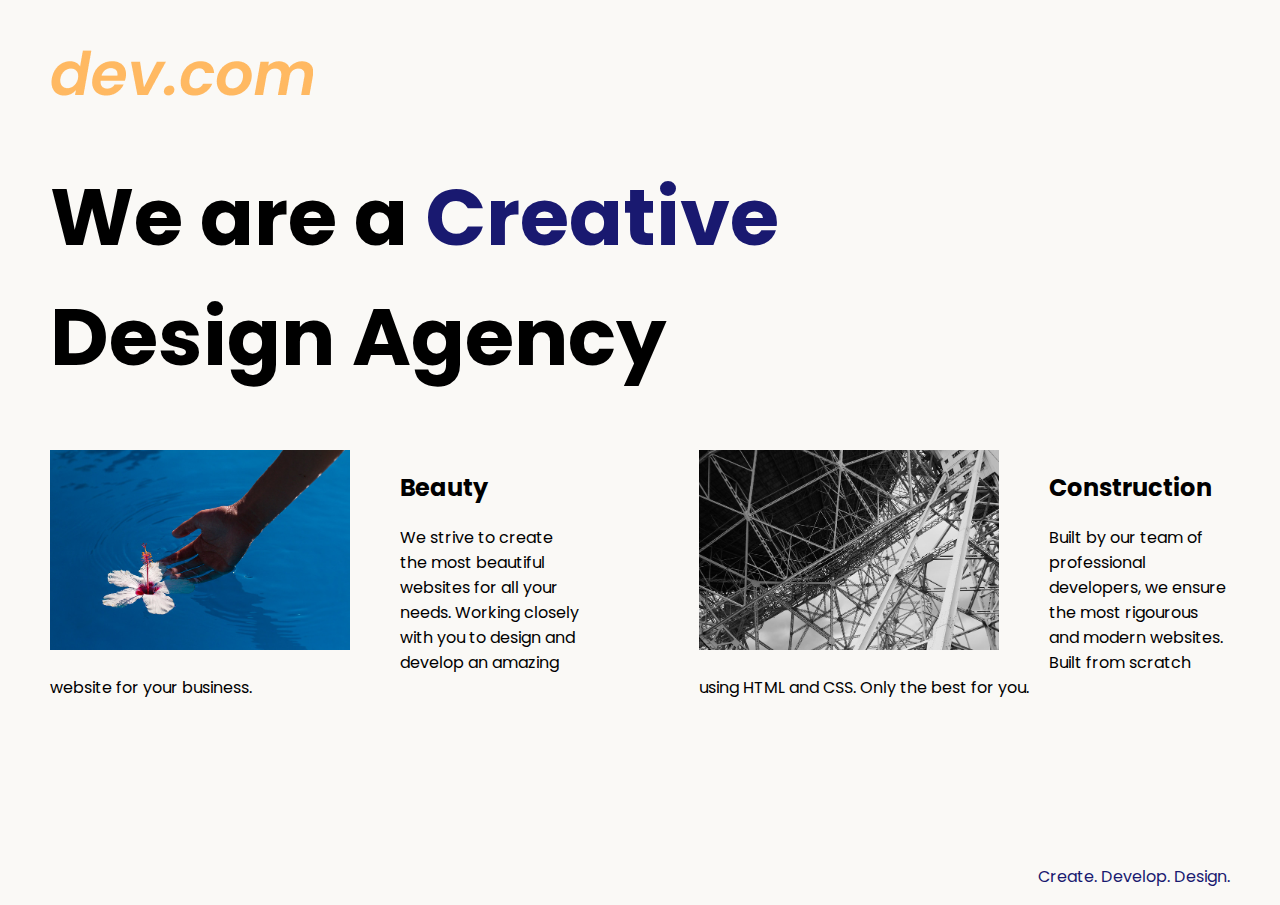
<file: public/8.4 Web Design Agency Project/index.html>
<!DOCTYPE html>
<html lang="en">

<head>
  <meta charset="UTF-8">
  <meta name="viewport" content="width=device-width, initial-scale=1.0">
  <title>Agency</title>
  <link rel="stylesheet" href="./style.css">
  <link rel="preconnect" href="https://fonts.googleapis.com">
  <link rel="preconnect" href="https://fonts.gstatic.com" crossorigin>
  <link href="https://fonts.googleapis.com/css2?family=Poppins:wght@400;700&display=swap" rel="stylesheet">
</head>

<body>
  <div class="main">
    <img class="logo" src="./assets/images/logo.png" alt="logo">
    <h1>We are a <span class="creative">Creative</span><br /> Design Agency</h1>
    <div class="left card"><img class="tile-image" src="./assets/images/beautiful.jpg" alt="hand and flower in water">
      <h2 class="card-title">Beauty</h2>
      <p class="card-text">We strive to create the most beautiful websites for all your needs. Working closely with you
        to
        design and
        develop an amazing website for your business.</p>
    </div>

    <div class="right card"><img class="tile-image" src="./assets/images/construction.jpg" alt="metal structure">
      <h2 class="card-title">Construction</h2>
      <p>Built by our team of professional developers, we ensure the most rigourous and modern websites. Built from
        scratch using HTML and CSS. Only the best for you.</p>
    </div>

  </div>
  <footer>
    <p>Create. Develop. Design.</p>
  </footer>
</body>

</html>
</file>
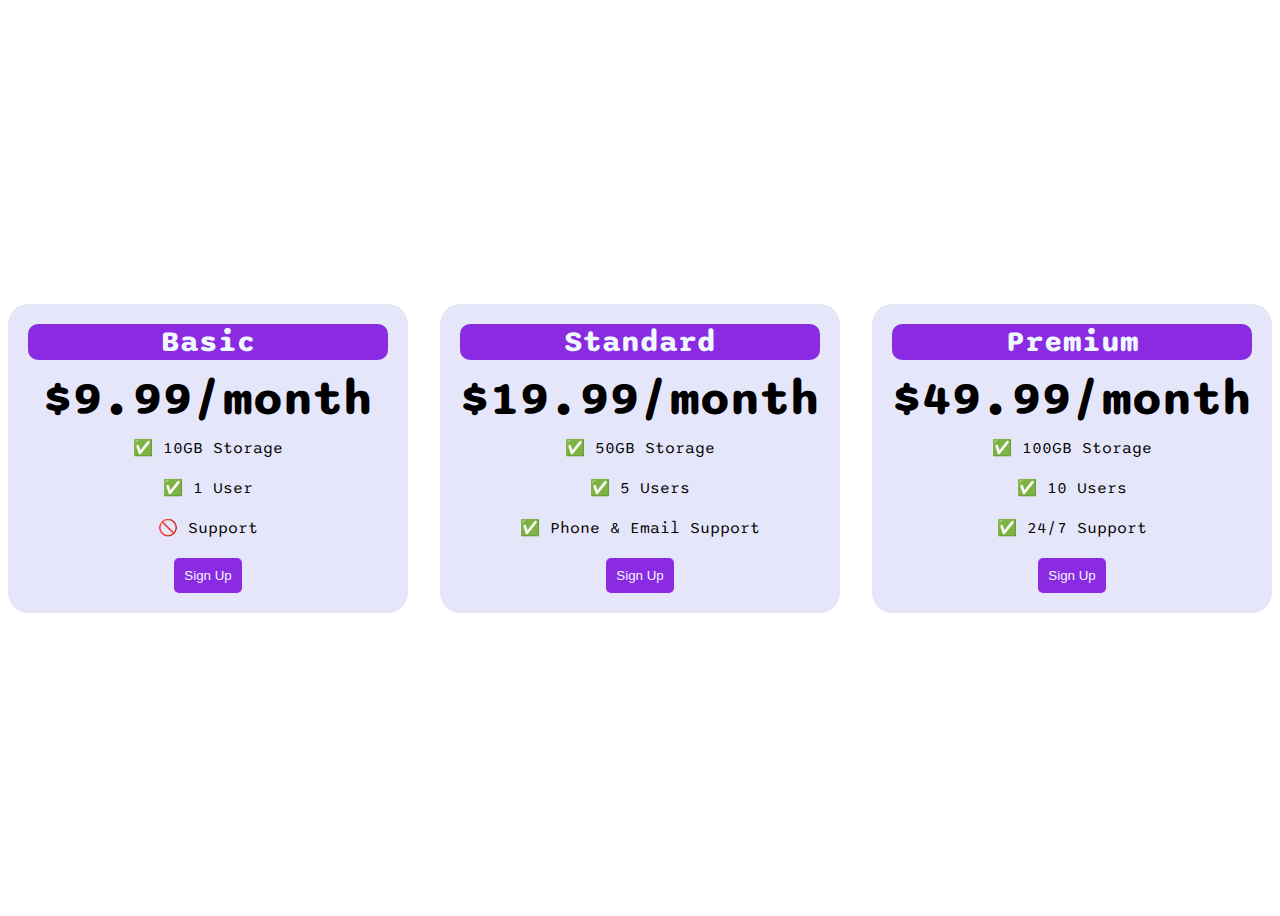
<file: public/9.4 Flexbox Pricing Table Project/index.html>
<!DOCTYPE html>
<html>

<head>
  <title>Flexbox Pricing Table</title>
  <link rel="preconnect" href="https://fonts.googleapis.com">
  <link rel="preconnect" href="https://fonts.gstatic.com" crossorigin>
  <link href="https://fonts.googleapis.com/css2?family=Sono:wght@400;700&display=swap" rel="stylesheet">
  <style>
    body {
      font-family: 'Sono', sans-serif;
    }
    .pricing-container {
      display: flex;
      justify-content: center;
      align-items:center;   
      height: 100vh;
      gap: 2rem;

    }
     .pricing-plan {
      flex: 1;
      max-width: 400px;
      padding: 20px;
      background-color: lavender;
      border-radius: 20px;
      text-align: center;
     }

     .plan-title {
      background-color: blueviolet;
      font-size: 30px;
      font-weight: bold;
      margin-bottom: 10px;
      color: aliceblue;
      border-radius: 10px;
     }
     .plan-price {
      font-size: 48px;
      font-weight: bold;
      margin-bottom: 10px;
     }

     .plan-features {
      list-style-type: none;
      padding: 0;
      margin: 0;
     }

     .plan-features li{
      margin-bottom: 20px;
     }

     .plan-button {
      background-color: blueviolet;
      color: aliceblue;
      padding: 10px;
      border-radius: 5px;
      border: none;
     }

    /* Hint: What can you do with a media query and flexbox? */
    @media (max-width: 1250px) {
      .pricing-container {
        flex-direction: column;
        height: 100%;
      }
    }
  </style>
</head>

<body>
  <div class="pricing-container">
    <div class="pricing-plan">
      <div class="plan-title">Basic</div>
      <div class="plan-price">$9.99/month</div>
      <ul class="plan-features">
        <li>✅ 10GB Storage</li>
        <li>✅ 1 User</li>
        <li>🚫 Support</li>
      </ul>
      <button class="plan-button">Sign Up</a>
    </div>
    <div class="pricing-plan">
      <div class="plan-title">Standard</div>
      <div class="plan-price">$19.99/month</div>
      <ul class="plan-features">
        <li>✅ 50GB Storage</li>
        <li>✅ 5 Users</li>
        <li>✅ Phone &amp; Email Support</li>
      </ul>
      <button class="plan-button">Sign Up</a>
    </div>
    <div class="pricing-plan">
      <div class="plan-title">Premium</div>
      <div class="plan-price">$49.99/month</div>
      <ul class="plan-features">
        <li>✅ 100GB Storage</li>
        <li>✅ 10 Users</li>
        <li>✅ 24/7 Support</li>
      </ul>
      <button class="plan-button">Sign Up</a>
    </div>
  </div>

</body>

</html>
</file>
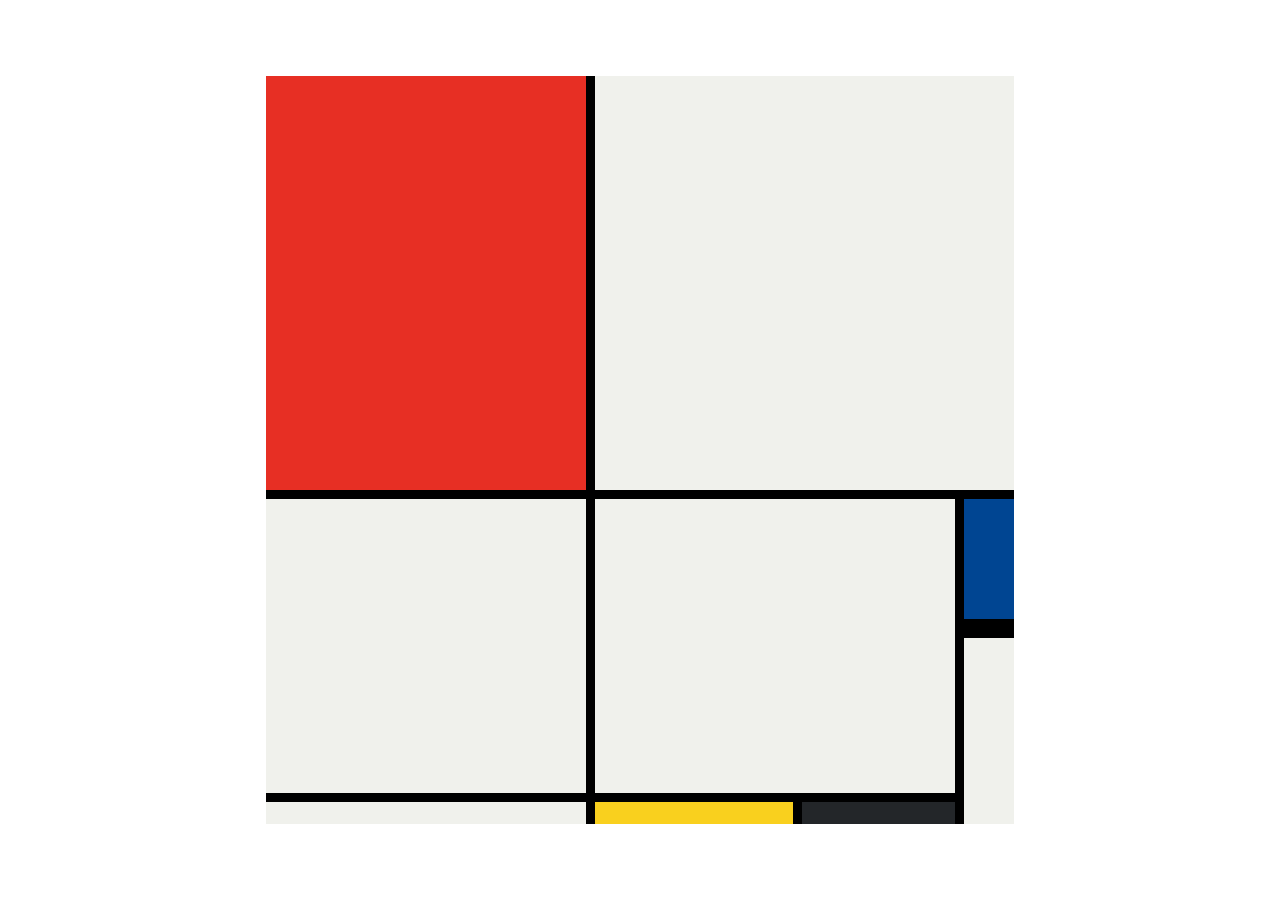
<file: public/10.3 Mondrian Project/solution.html>
<!DOCTYPE html>
<html lang="en">

<head>
  <meta charset="UTF-8">
  <meta name="viewport" content="width=device-width, initial-scale=1.0">
  <title>Mondrian Project</title>
  <style>
    /* 
    Write your CSS here 
    Line Colour: #000
    White: #F0F1EC
    Red: #E72F24
    Black: #232629
    Blue: #004592
    Yellow: #F9D01E
    */
    body {
      display: flex;
      justify-content: center;
      align-items: center;
      height: 100vh;
      margin: 0;
      padding: 0;
    }

    .container {
      height: 748px;
      width: 748px;
      display: grid;
      background-color: #000;
      grid-template-columns: 320px 198px 153px 50px;
      grid-template-rows: 414px 130px 155px 22px;
      gap: 9px;
    }

    .item {
      background-color: #F0F1EC;
    }

    .red {
      background-color: #E72F24;
    }

    .white1 {
      grid-column: span 3;
    }

    .white2 {
      grid-row: span 2;
    }

    .white3 {
      grid-area: 2 / 2 / 4 /4
    }

    .blue {
      background-color: #004592;
      border-bottom: 10px solid #000;
    }

    .white4 {
      grid-row: span 2;
    }

    .yellow {
      background-color: #F9D01E;
    }

    .black {
      background-color: #232629;
    }
  </style>
</head>

<body>
  <!-- Write your HTML here -->

  <div class="container">
    <div class="item red"></div>
    <div class="item white1"></div>
    <div class="item white2"></div>
    <div class="item white3"></div>

    <div class="item blue"></div>
    <div class="item white4"></div>

    <div class="item"></div>
    <div class="item yellow"></div>
    <div class="item black"></div>
  </div>
</body>

</html>
</file>
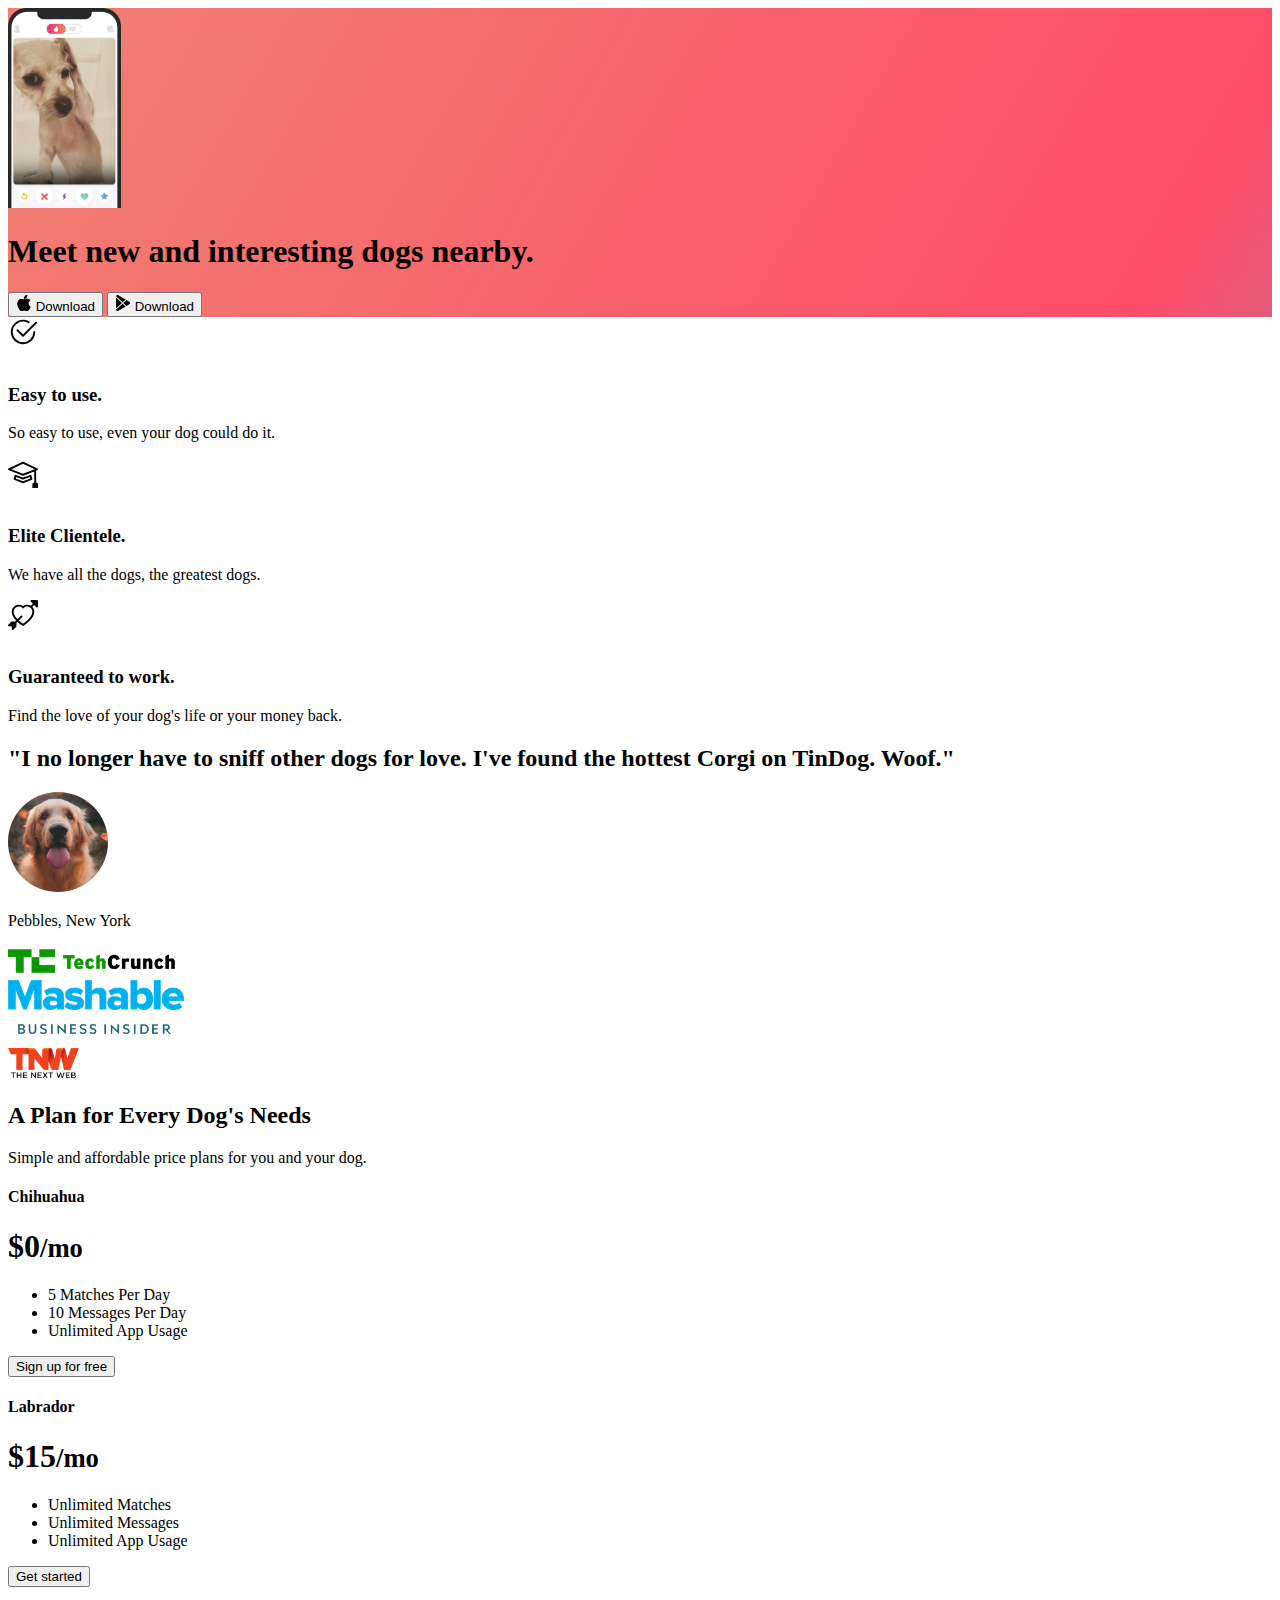
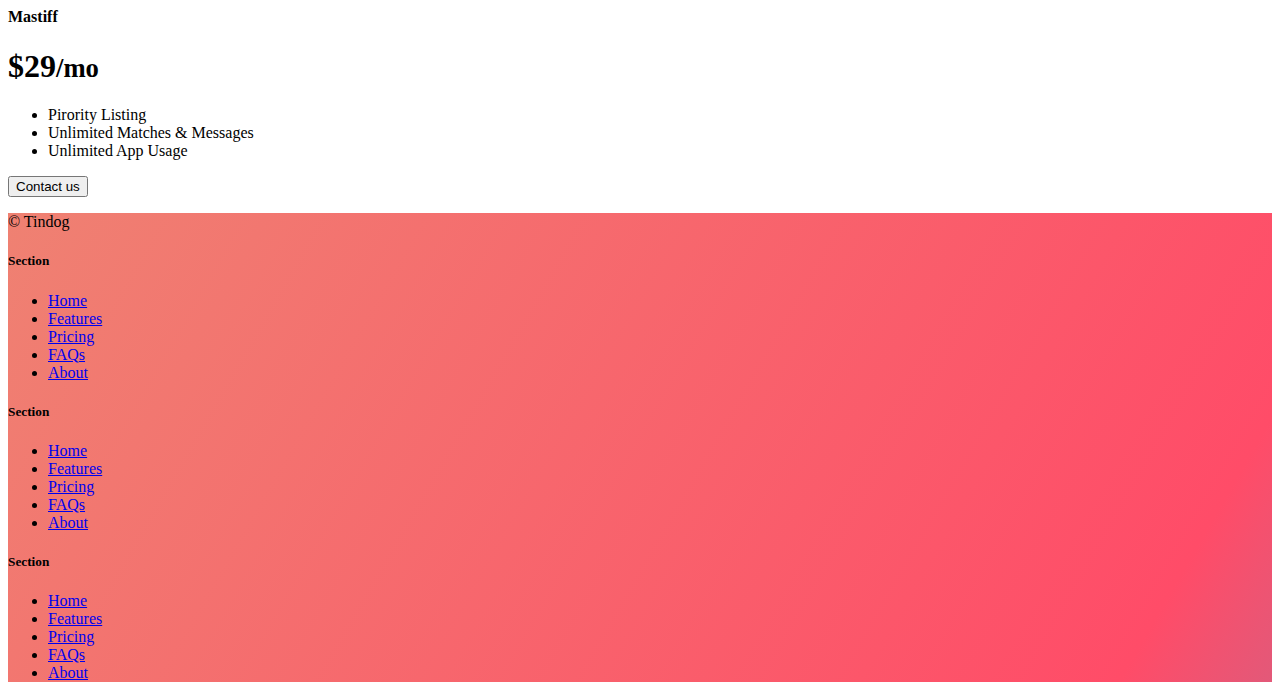
<file: public/11.3 TinDog Project/solution.html>
<!DOCTYPE html>
<html lang="en">

<head>
  <meta charset="UTF-8">
  <meta name="viewport" content="width=device-width, initial-scale=1.0">
  <title>TinDog</title>
  <link href="https://cdn.jsdelivr.net/npm/bootstrap@5.3.0-alpha3/dist/css/bootstrap.min.css" rel="stylesheet"
    integrity="sha384-KK94CHFLLe+nY2dmCWGMq91rCGa5gtU4mk92HdvYe+M/SXH301p5ILy+dN9+nJOZ" crossorigin="anonymous">
  <link rel="stylesheet" href="./css/solution.css">
</head>

<body>


  <!-- Title -->
  <section id="title" class="gradient-background">

    <div class="container col-xxl-8 px-4 pt-5">
      <div class="row flex-lg-row-reverse align-items-center g-5 pt-5">
        <div class="col-10 col-sm-8 col-lg-6">
          <img src="./images/iphone.png" class="d-block mx-lg-auto img-fluid" alt="Bootstrap Themes" height="200"
            loading="lazy">
        </div>
        <div class="col-lg-6">
          <h1 class="display-5 fw-bold text-body-emphasis lh-1 mb-3">Meet new and interesting dogs nearby.</h1>

          <div class="d-grid gap-2 d-md-flex justify-content-md-start">
            <button type="button" class="btn btn-light btn-lg px-4 me-md-2"><svg xmlns="http://www.w3.org/2000/svg"
                width="16" height="16" fill="currentColor" class="bi bi-apple mb-1" viewBox="0 0 16 16">
                <path
                  d="M11.182.008C11.148-.03 9.923.023 8.857 1.18c-1.066 1.156-.902 2.482-.878 2.516.024.034 1.52.087 2.475-1.258.955-1.345.762-2.391.728-2.43Zm3.314 11.733c-.048-.096-2.325-1.234-2.113-3.422.212-2.189 1.675-2.789 1.698-2.854.023-.065-.597-.79-1.254-1.157a3.692 3.692 0 0 0-1.563-.434c-.108-.003-.483-.095-1.254.116-.508.139-1.653.589-1.968.607-.316.018-1.256-.522-2.267-.665-.647-.125-1.333.131-1.824.328-.49.196-1.422.754-2.074 2.237-.652 1.482-.311 3.83-.067 4.56.244.729.625 1.924 1.273 2.796.576.984 1.34 1.667 1.659 1.899.319.232 1.219.386 1.843.067.502-.308 1.408-.485 1.766-.472.357.013 1.061.154 1.782.539.571.197 1.111.115 1.652-.105.541-.221 1.324-1.059 2.238-2.758.347-.79.505-1.217.473-1.282Z" />
                <path
                  d="M11.182.008C11.148-.03 9.923.023 8.857 1.18c-1.066 1.156-.902 2.482-.878 2.516.024.034 1.52.087 2.475-1.258.955-1.345.762-2.391.728-2.43Zm3.314 11.733c-.048-.096-2.325-1.234-2.113-3.422.212-2.189 1.675-2.789 1.698-2.854.023-.065-.597-.79-1.254-1.157a3.692 3.692 0 0 0-1.563-.434c-.108-.003-.483-.095-1.254.116-.508.139-1.653.589-1.968.607-.316.018-1.256-.522-2.267-.665-.647-.125-1.333.131-1.824.328-.49.196-1.422.754-2.074 2.237-.652 1.482-.311 3.83-.067 4.56.244.729.625 1.924 1.273 2.796.576.984 1.34 1.667 1.659 1.899.319.232 1.219.386 1.843.067.502-.308 1.408-.485 1.766-.472.357.013 1.061.154 1.782.539.571.197 1.111.115 1.652-.105.541-.221 1.324-1.059 2.238-2.758.347-.79.505-1.217.473-1.282Z" />
              </svg> Download</button>
            <button type="button" class="btn btn-outline-light btn-lg px-4"><svg xmlns="http://www.w3.org/2000/svg"
                width="16" height="16" fill="currentColor" class="bi bi-google-play mb-1" viewBox="0 0 16 16">
                <path
                  d="M14.222 9.374c1.037-.61 1.037-2.137 0-2.748L11.528 5.04 8.32 8l3.207 2.96 2.694-1.586Zm-3.595 2.116L7.583 8.68 1.03 14.73c.201 1.029 1.36 1.61 2.303 1.055l7.294-4.295ZM1 13.396V2.603L6.846 8 1 13.396ZM1.03 1.27l6.553 6.05 3.044-2.81L3.333.215C2.39-.341 1.231.24 1.03 1.27Z" />
              </svg> Download</button>
          </div>
        </div>
      </div>
    </div>
  </section>

  
  <!-- Features -->
  <section id="features">
    <div class="container mt-5">
      <div class="row g-4 py-5 row-cols-1 row-cols-lg-3">
        <div class="col d-flex align-items-start">
          <div
            class="icon-square text-body-emphasis bg-body-secondary d-inline-flex align-items-center justify-content-center fs-4 flex-shrink-0 me-3">
            <svg xmlns="http://www.w3.org/2000/svg" height="30" fill="currentColor" class="bi bi-check2-circle"
              viewBox="0 0 16 16">
              <path
                d="M2.5 8a5.5 5.5 0 0 1 8.25-4.764.5.5 0 0 0 .5-.866A6.5 6.5 0 1 0 14.5 8a.5.5 0 0 0-1 0 5.5 5.5 0 1 1-11 0z" />
              <path
                d="M15.354 3.354a.5.5 0 0 0-.708-.708L8 9.293 5.354 6.646a.5.5 0 1 0-.708.708l3 3a.5.5 0 0 0 .708 0l7-7z" />
            </svg>
          </div>
          <div>
            <h3 class="fs-2">Easy to use.</h3>
            <p>So easy to use, even your dog could do it.</p>

          </div>
        </div>
        <div class="col d-flex align-items-start">
          <div
            class="icon-square text-body-emphasis bg-body-secondary d-inline-flex align-items-center justify-content-center fs-4 flex-shrink-0 me-3">
            <svg xmlns="http://www.w3.org/2000/svg" height="30" fill="currentColor" class="bi bi-mortarboard"
              viewBox="0 0 16 16">
              <path
                d="M8.211 2.047a.5.5 0 0 0-.422 0l-7.5 3.5a.5.5 0 0 0 .025.917l7.5 3a.5.5 0 0 0 .372 0L14 7.14V13a1 1 0 0 0-1 1v2h3v-2a1 1 0 0 0-1-1V6.739l.686-.275a.5.5 0 0 0 .025-.917l-7.5-3.5ZM8 8.46 1.758 5.965 8 3.052l6.242 2.913L8 8.46Z" />
              <path
                d="M4.176 9.032a.5.5 0 0 0-.656.327l-.5 1.7a.5.5 0 0 0 .294.605l4.5 1.8a.5.5 0 0 0 .372 0l4.5-1.8a.5.5 0 0 0 .294-.605l-.5-1.7a.5.5 0 0 0-.656-.327L8 10.466 4.176 9.032Zm-.068 1.873.22-.748 3.496 1.311a.5.5 0 0 0 .352 0l3.496-1.311.22.748L8 12.46l-3.892-1.556Z" />
            </svg>
          </div>
          <div>
            <h3 class="fs-2">Elite Clientele.</h3>
            <p>We have all the dogs, the greatest dogs.</p>

          </div>
        </div>
        <div class="col d-flex align-items-start">
          <div
            class="icon-square text-body-emphasis bg-body-secondary d-inline-flex align-items-center justify-content-center fs-4 flex-shrink-0 me-3">
            <svg xmlns="http://www.w3.org/2000/svg" height="30" fill="currentColor" class="bi bi-arrow-through-heart"
              viewBox="0 0 16 16">
              <path fill-rule="evenodd"
                d="M2.854 15.854A.5.5 0 0 1 2 15.5V14H.5a.5.5 0 0 1-.354-.854l1.5-1.5A.5.5 0 0 1 2 11.5h1.793l.53-.53c-.771-.802-1.328-1.58-1.704-2.32-.798-1.575-.775-2.996-.213-4.092C3.426 2.565 6.18 1.809 8 3.233c1.25-.98 2.944-.928 4.212-.152L13.292 2 12.147.854A.5.5 0 0 1 12.5 0h3a.5.5 0 0 1 .5.5v3a.5.5 0 0 1-.854.354L14 2.707l-1.006 1.006c.236.248.44.531.6.845.562 1.096.585 2.517-.213 4.092-.793 1.563-2.395 3.288-5.105 5.08L8 13.912l-.276-.182a21.86 21.86 0 0 1-2.685-2.062l-.539.54V14a.5.5 0 0 1-.146.354l-1.5 1.5Zm2.893-4.894A20.419 20.419 0 0 0 8 12.71c2.456-1.666 3.827-3.207 4.489-4.512.679-1.34.607-2.42.215-3.185-.817-1.595-3.087-2.054-4.346-.761L8 4.62l-.358-.368c-1.259-1.293-3.53-.834-4.346.761-.392.766-.464 1.845.215 3.185.323.636.815 1.33 1.519 2.065l1.866-1.867a.5.5 0 1 1 .708.708L5.747 10.96Z" />
            </svg>
          </div>
          <div>
            <h3 class="fs-2">Guaranteed to work.</h3>
            <p>Find the love of your dog's life or your money back.</p>

          </div>
        </div>
      </div>
    </div>
  </section>
  <!-- Testimonial -->
  <section id="testimonial">
    <div class="my-5">
      <div class="p-5 text-center bg-body-tertiary">
        <div class="container py-5">
          <h2 class="text-body-emphasis">"I no longer have to sniff other dogs for love. I've found the hottest Corgi on
            TinDog. Woof."</h2>
          <img class="profile-img mt-5" src="./images/dog-img.jpg" alt="dog image">
          <p class="col-lg-8 mx-auto lead mt-2">
            Pebbles, New York
          </p>
        </div>

        <div class="container">
          <div class="row">
            <div class="col-lg-3 col-sm-12">
              <img src="./images/techcrunch.png" alt="techcrunch" height="30">
            </div>
            <div class="col-lg-3 col-sm-12">
              <img src="./images/mashable.png" alt="mashable" height="30">
            </div>
            <div class="col-lg-3 col-sm-12">
              <img src="./images/bizinsider.png" alt="bizinsider" height="30">
            </div>
            <div class="col-lg-3 col-sm-12">
              <img src="./images/tnw.png" alt="tnw" height="30">
            </div>
          </div>
        </div>
      </div>
    </div>
  </section>
  <!-- Pricing -->
  <section id="pricing">
    <div class="container">
      <div class="pricing-header p-3 pb-md-4 mx-auto text-center">
        <h2 class="display-4 fw-normal">A Plan for Every Dog's Needs</h2>
        <p class="fs-5 text-body-secondary">Simple and affordable price plans for you and your dog.
      </div>
      <div class="row row-cols-1 row-cols-md-3 mb-3 text-center">
        <div class="col">
          <div class="card mb-4 rounded-3 shadow-sm">
            <div class="card-header py-3">
              <h4 class="my-0 fw-normal">Chihuahua</h4>
            </div>
            <div class="card-body">
              <h1 class="card-title pricing-card-title">$0<small class="text-body-secondary fw-light">/mo</small></h1>
              <ul class="list-unstyled mt-3 mb-4">
                <li>5 Matches Per Day</li>
                <li>10 Messages Per Day</li>
                <li>Unlimited App Usage</li>
              </ul>
              <button type="button" class="w-100 btn btn-lg btn-outline-dark">Sign up for free</button>
            </div>
          </div>
        </div>
        <div class="col">
          <div class="card mb-4 rounded-3 shadow-sm">
            <div class="card-header py-3">
              <h4 class="my-0 fw-normal">Labrador</h4>
            </div>
            <div class="card-body">
              <h1 class="card-title pricing-card-title">$15<small class="text-body-secondary fw-light">/mo</small></h1>
              <ul class="list-unstyled mt-3 mb-4">
                <li>Unlimited Matches</li>
                <li>Unlimited Messages</li>
                <li>Unlimited App Usage</li>
              </ul>
              <button type="button" class="w-100 btn btn-lg btn-dark">Get started</button>
            </div>
          </div>
        </div>
        <div class="col">
          <div class="card mb-4 rounded-3 shadow-sm border-dark">
            <div class="card-header py-3 text-bg-dark border-dark">
              <h4 class="my-0 fw-normal">Mastiff</h4>
            </div>
            <div class="card-body">
              <h1 class="card-title pricing-card-title">$29<small class="text-body-secondary fw-light">/mo</small></h1>
              <ul class="list-unstyled mt-3 mb-4">
                <li>Pirority Listing</li>
                <li>Unlimited Matches & Messages</li>
                <li>Unlimited App Usage</li>
              </ul>
              <button type="button" class="w-100 btn btn-lg btn-dark">Contact us</button>
            </div>
          </div>
        </div>
      </div>
    </div>
  </section>
  <!-- Footer -->
  <section id="contact" class="gradient-background">
    <div class="container ">
      <footer class="row row-cols-1 row-cols-sm-2 row-cols-md-5 py-5 mt-5 border-top">
        <div class="col mb-3">

          <p class="text-body-secondary">© Tindog</p>
        </div>

        <div class="col mb-3">

        </div>

        <div class="col mb-3">
          <h5>Section</h5>
          <ul class="nav flex-column">
            <li class="nav-item mb-2"><a href="#" class="nav-link p-0 text-body-secondary">Home</a></li>
            <li class="nav-item mb-2"><a href="#" class="nav-link p-0 text-body-secondary">Features</a></li>
            <li class="nav-item mb-2"><a href="#" class="nav-link p-0 text-body-secondary">Pricing</a></li>
            <li class="nav-item mb-2"><a href="#" class="nav-link p-0 text-body-secondary">FAQs</a></li>
            <li class="nav-item mb-2"><a href="#" class="nav-link p-0 text-body-secondary">About</a></li>
          </ul>
        </div>

        <div class="col mb-3">
          <h5>Section</h5>
          <ul class="nav flex-column">
            <li class="nav-item mb-2"><a href="#" class="nav-link p-0 text-body-secondary">Home</a></li>
            <li class="nav-item mb-2"><a href="#" class="nav-link p-0 text-body-secondary">Features</a></li>
            <li class="nav-item mb-2"><a href="#" class="nav-link p-0 text-body-secondary">Pricing</a></li>
            <li class="nav-item mb-2"><a href="#" class="nav-link p-0 text-body-secondary">FAQs</a></li>
            <li class="nav-item mb-2"><a href="#" class="nav-link p-0 text-body-secondary">About</a></li>
          </ul>
        </div>

        <div class="col mb-3">
          <h5>Section</h5>
          <ul class="nav flex-column">
            <li class="nav-item mb-2"><a href="#" class="nav-link p-0 text-body-secondary">Home</a></li>
            <li class="nav-item mb-2"><a href="#" class="nav-link p-0 text-body-secondary">Features</a></li>
            <li class="nav-item mb-2"><a href="#" class="nav-link p-0 text-body-secondary">Pricing</a></li>
            <li class="nav-item mb-2"><a href="#" class="nav-link p-0 text-body-secondary">FAQs</a></li>
            <li class="nav-item mb-2"><a href="#" class="nav-link p-0 text-body-secondary">About</a></li>
          </ul>
        </div>
      </footer>
    </div>
  </section>
</body>

</html>
</file>
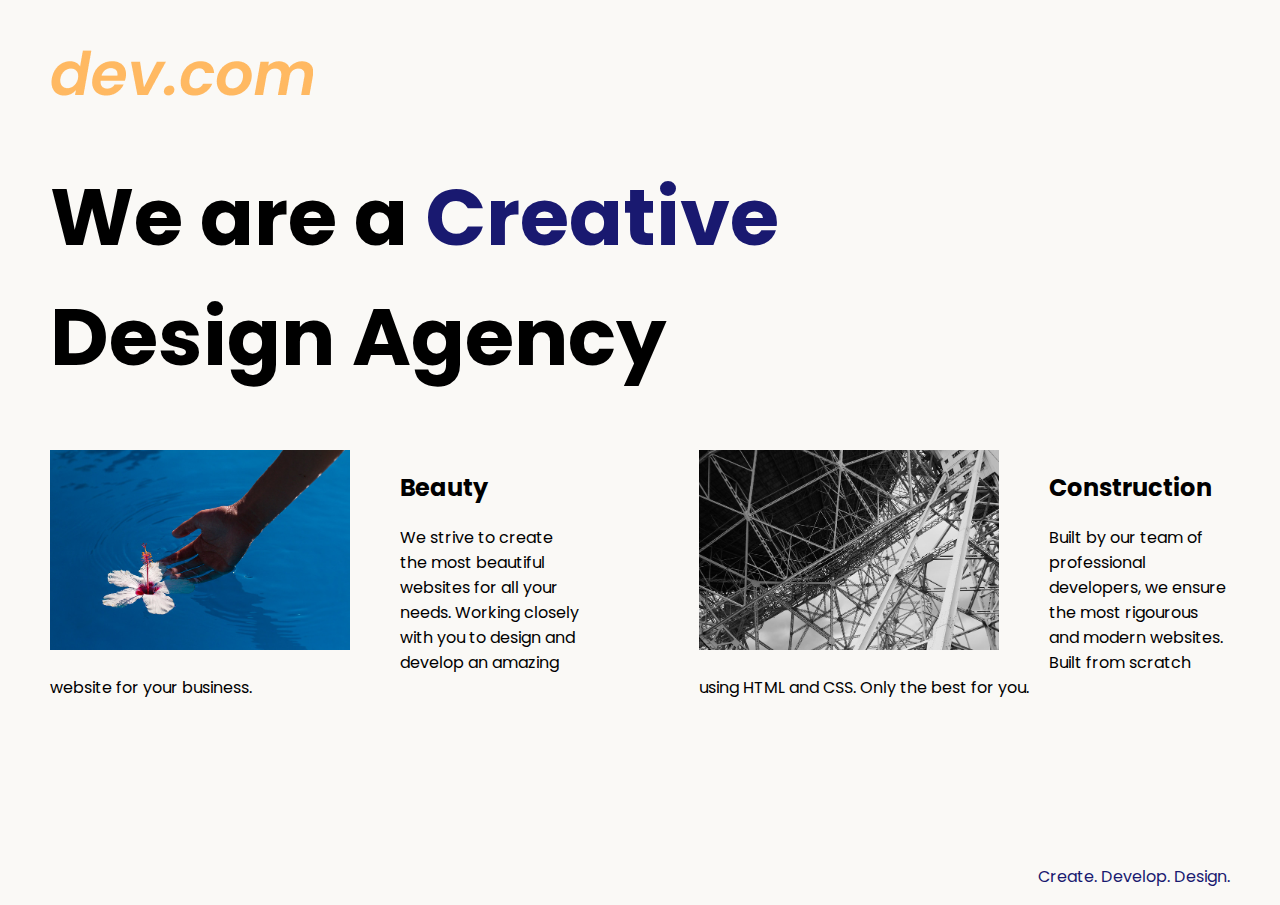
<file: public/8.4 Web Design Agency Project/solution.html>
<!DOCTYPE html>
<html lang="en">

<head>
  <meta charset="UTF-8">
  <meta name="viewport" content="width=device-width, initial-scale=1.0">
  <title>Agency</title>
  <link rel="stylesheet" href="./solution.css">
  <link rel="preconnect" href="https://fonts.googleapis.com">
  <link rel="preconnect" href="https://fonts.gstatic.com" crossorigin>
  <link href="https://fonts.googleapis.com/css2?family=Poppins:wght@400;700&display=swap" rel="stylesheet">
</head>

<body>
  <div class="main">
    <img class="logo" src="./assets/images/logo.png" alt="logo">
    <h1>We are a <span class="creative">Creative</span> <br />Design Agency</h1>
    <div class="left card"><img class="tile-image" src="./assets/images/beautiful.jpg" alt="hand and flower in water">
      <h2 class="card-title">Beauty</h2>
      <p class="card-text">We strive to create the most beautiful websites for all your needs. Working closely with you
        to
        design and
        develop an amazing website for your business.</p>
    </div>

    <div class="right card"><img class="tile-image" src="./assets/images/construction.jpg" alt="metal structure">
      <h2 class="card-title">Construction</h2>
      <p>Built by our team of professional developers, we ensure the most rigourous and modern websites. Built from
        scratch using HTML and CSS. Only the best for you.</p>
    </div>

  </div>
  <footer>
    <p>Create. Develop. Design.</p>
  </footer>
</body>

</html>
</file>
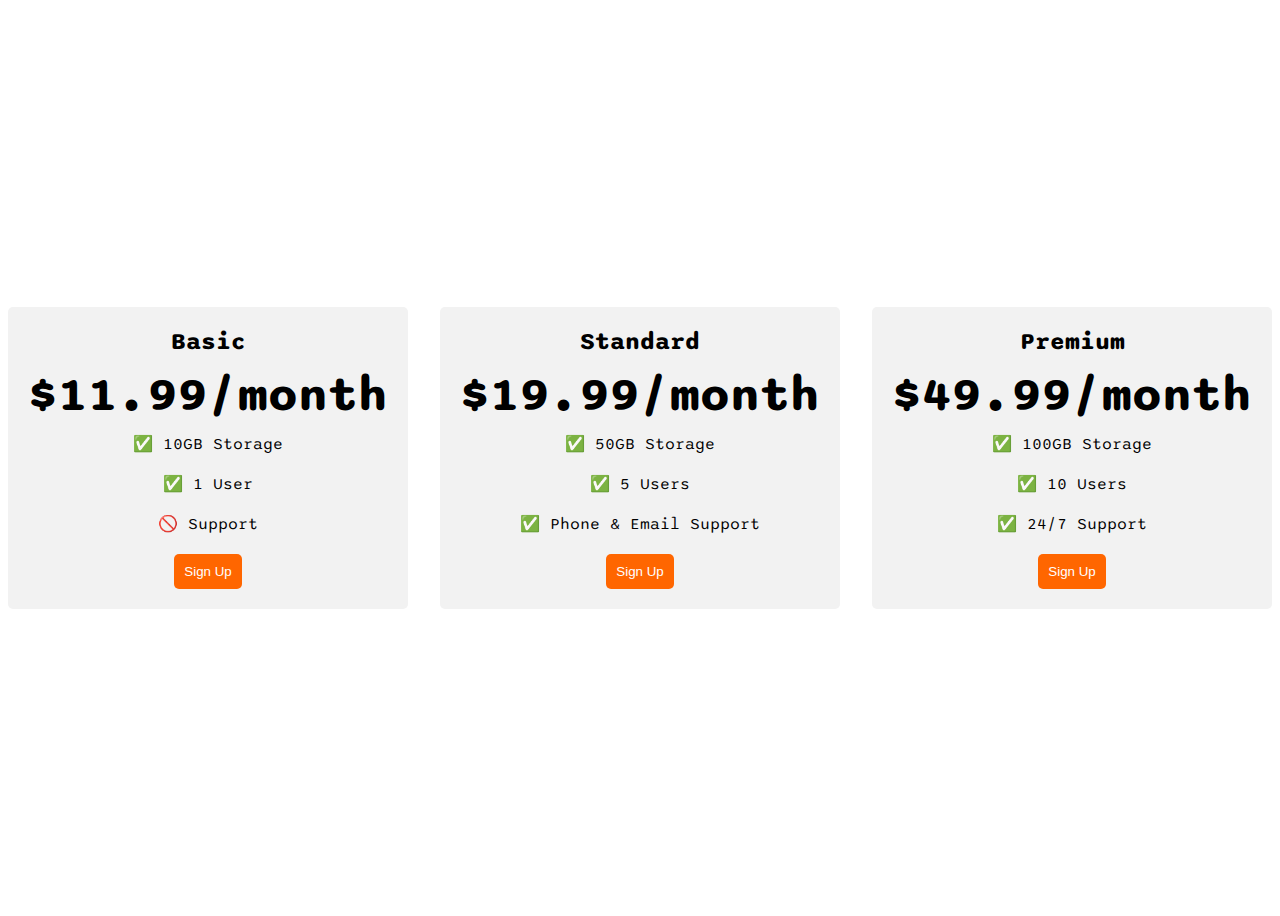
<file: public/9.4 Flexbox Pricing Table Project/solution.html>
<!DOCTYPE html>
<html>

<head>
  <title>Flexbox Pricing Table</title>
  <link rel="preconnect" href="https://fonts.googleapis.com">
  <link rel="preconnect" href="https://fonts.gstatic.com" crossorigin>
  <link href="https://fonts.googleapis.com/css2?family=Sono:wght@400;700&display=swap" rel="stylesheet">
  <style>
    body {
      font-family: 'Sono', sans-serif;
    }

    .pricing-container {
      display: flex;
      justify-content: center;
      align-items: center;
      height: 100vh;
      gap: 2rem;
    }

    .pricing-plan {
      flex: 1;
      max-width: 400px;
      padding: 20px;
      background-color: #f2f2f2;
      border-radius: 5px;
      text-align: center;
    }

    .plan-title {
      font-size: 24px;
      font-weight: bold;
      margin-bottom: 10px;
    }

    .plan-price {
      font-size: 48px;
      font-weight: bold;
      margin-bottom: 10px;
    }

    .plan-features {
      list-style: none;
      padding: 0;
      margin: 0;
    }

    .plan-features li {
      margin-bottom: 20px;
    }

    .plan-button {
      padding: 10px;
      background-color: #ff6600;
      color: #fff;
      border-radius: 5px;
      border: none;
    }

    @media (max-width: 1250px) {
      .pricing-container {
        flex-direction: column;
        height: 100%;
      }
    }
  </style>
</head>

<body>
  <div class="pricing-container">
    <div class="pricing-plan">
      <div class="plan-title">Basic</div>
      <div class="plan-price">$11.99/month</div>
      <ul class="plan-features">
        <li>✅ 10GB Storage</li>
        <li>✅ 1 User</li>
        <li>🚫 Support</li>
      </ul>
      <button class="plan-button">Sign Up</a>
    </div>
    <div class="pricing-plan">
      <div class="plan-title">Standard</div>
      <div class="plan-price">$19.99/month</div>
      <ul class="plan-features">
        <li>✅ 50GB Storage</li>
        <li>✅ 5 Users</li>
        <li>✅ Phone &amp; Email Support</li>
      </ul>
      <button class="plan-button">Sign Up</a>
    </div>
    <div class="pricing-plan">
      <div class="plan-title">Premium</div>
      <div class="plan-price">$49.99/month</div>
      <ul class="plan-features">
        <li>✅ 100GB Storage</li>
        <li>✅ 10 Users</li>
        <li>✅ 24/7 Support</li>
      </ul>
      <button class="plan-button">Sign Up</a>
    </div>
  </div>

</body>

</html>
</file>
<file: style.css>
:root {
    --white-color: #fff;
    --bg-color: #fff;
    --gray-color: #ccc;
}

body {
    background: var(--bg-color) !important;
}

.nav-item .nav-link {
    color: var(--white-color);
}

.hero {
    height: 100vh;
    background-image: url("./images/IMG_E1136.JPG");
    background-repeat: no-repeat;
    background-position: 60% 0%;
    background-size: cover;
    background-attachment: fixed;
}

#skills i {
    height: 100px;
    width: 100px;
  }
  #portfolio img {
    height: 300px;
    object-fit: cover;
  }
  #about .img,
  #about img,
  .hire-text h2 {
    position: relative;
  }
  /* Timeline background line */
  #about .img::before {
    content: "";
    left: 50%;
    width: 4px;
    position: absolute;
    height: calc(100% + 140px);
    background: var(--gray-color);
  }
  #about img,
  #about .hire-text h2 {
    width: 140px;
  }
  #about .hire-text h2 {
    height: 140px;
  }
  .social-icons a {
    width: 40px;
    height: 40px;
  }
  footer .social-icons a {
    width: 30px;
    height: 30px;
  }
  #resume img {
    width: 230px;
  }
  /* Contact section background image */
  #contact {
    background-size: cover;
    background-attachment: fixed;
    background-position: center;
    background-image: url("./images/page-heading-background-contact-us.jpg");
  }
  @media screen and (max-width: 990px) {
    #skills .card {
      width: calc(100% / 2 - 10px) !important;
    }
  }
  @media screen and (max-width: 668px) {
    #skills .card,
    #portfolio .card-wrapper {
      width: 100% !important;
    }
   #about .hire-text h2 {
     height: 70px;
     width: 70px;
   }
  }
</file>
<file: public/11.3 TinDog Project/css/style.css>
.gradient-background {
  background: linear-gradient(300deg, #00bfff, #ff4c68, #ef8172);
  background-size: 180% 180%;
  animation: gradient-animation 18s ease infinite;
}

@keyframes gradient-animation {
  0% {
    background-position: 0% 50%;
  }
  50% {
    background-position: 100% 50%;
  }
  100% {
    background-position: 0% 50%;
  }
}

.icon-square {
  width: 3rem;
  height: 3rem;
  border-radius: 0.75rem;
}

.profile-img {
  border-radius: 50%;
  height: 100px;
}
</file>
<file: public/8.4 Web Design Agency Project/style.css>
body {
  font-family: "Poppins", sans-serif;
  margin: 50px 50px 0 50px;
  background-color: #faf9f6;
  display: flex;
  flex-direction: column;
  min-height: 95vh;
}

.main {
  flex: 1;
}

h1 {
  font-size: 5rem;
}

footer {
  text-align: right;
  color: midnightblue;
}

.tile-image {
  height: 200px;
  float:left;
  margin-right: 50px;
}

.card {
  width: 45%;
}

.left {
  float: left;
}

.right {
  float: right;
}

.creative {
  color: midnightblue;
}

@media (max-width: 680px) {
  .logo {
    width: 100px;
  }
  h1 {
    font-size: 3.5rem;
    text-align: center;
  }
  
  .card {
    width: 100%;
    display: block;
    margin-bottom: 30px;
    text-align: justify; 
  }
  
  .card img {
    margin-bottom: 10px;
    width: 100%;
    display: inline;
    object-fit: cover;
  }
}
</file>
<file: public/11.3 TinDog Project/css/solution.css>
.gradient-background {
  background: linear-gradient(300deg, #00bfff, #ff4c68, #ef8172);
  background-size: 180% 180%;
  animation: gradient-animation 18s ease infinite;
}

@keyframes gradient-animation {
  0% {
    background-position: 0% 50%;
  }
  50% {
    background-position: 100% 50%;
  }
  100% {
    background-position: 0% 50%;
  }
}

.icon-square {
  width: 3rem;
  height: 3rem;
  border-radius: 0.75rem;
}

.profile-img {
  border-radius: 50%;
  height: 100px;
}
</file>
<file: public/8.4 Web Design Agency Project/solution.css>
body {
  font-family: "Poppins", sans-serif;
  margin: 50px 50px 0 50px;
  background-color: #faf9f6;
  display: flex;
  flex-direction: column;
  min-height: 95vh;
}
.main {
  flex: 1;
}

h1 {
  font-size: 5rem;
}

footer {
  text-align: right;
  color: midnightblue;
}

.tile-image {
  height: 200px;
  float: left;
  margin-right: 50px;
}

.card {
  width: 45%;
}

.left {
  float: left;
}

.right {
  float: right;
}

.creative {
  color: midnightblue;
}

@media (max-width: 680px) {
  .logo {
    width: 100px;
  }

  h1 {
    font-size: 3.5rem;
    text-align: center;
  }

  .card {
    width: 100%;
    display: block;
    margin-bottom: 30px;
    text-align: justify;
  }

  .card img {
    margin-bottom: 10px;
    width: 100%;
    display: inline;
    object-fit: cover;
  }
}
</file>
